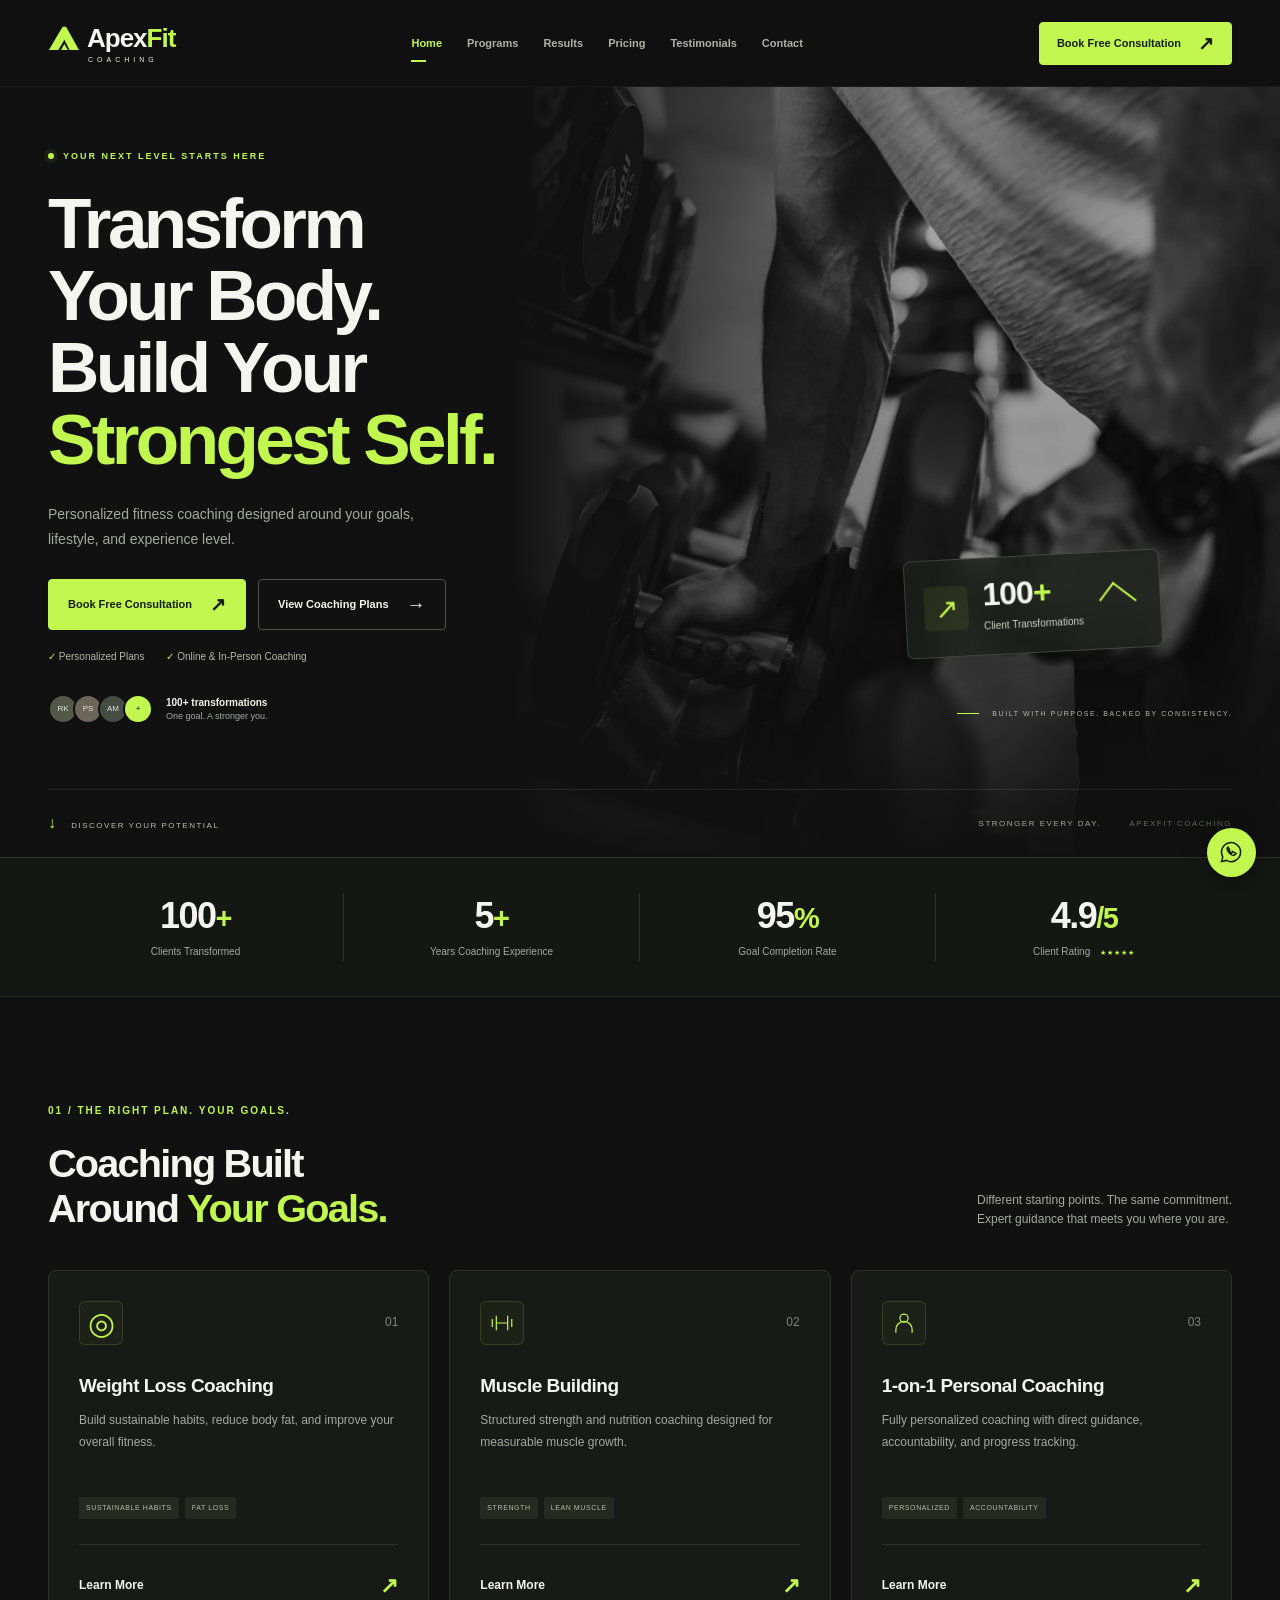
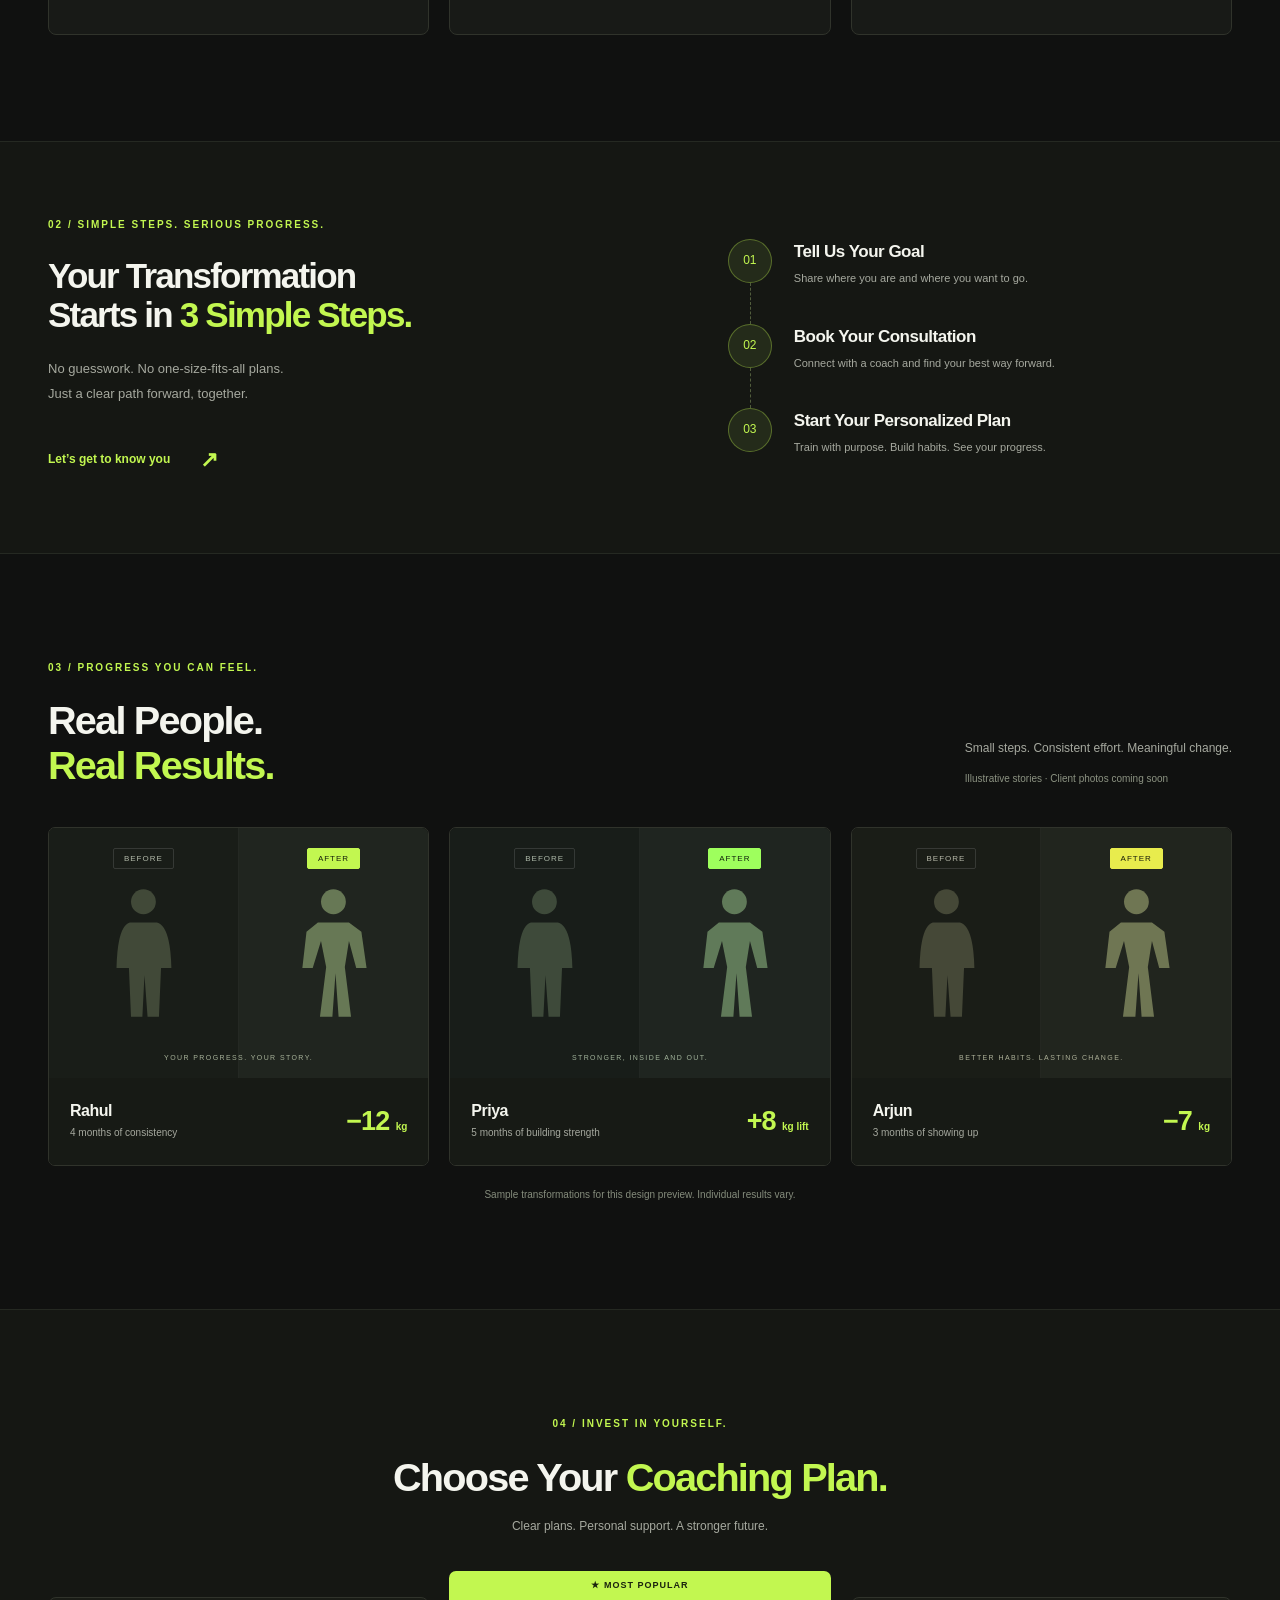
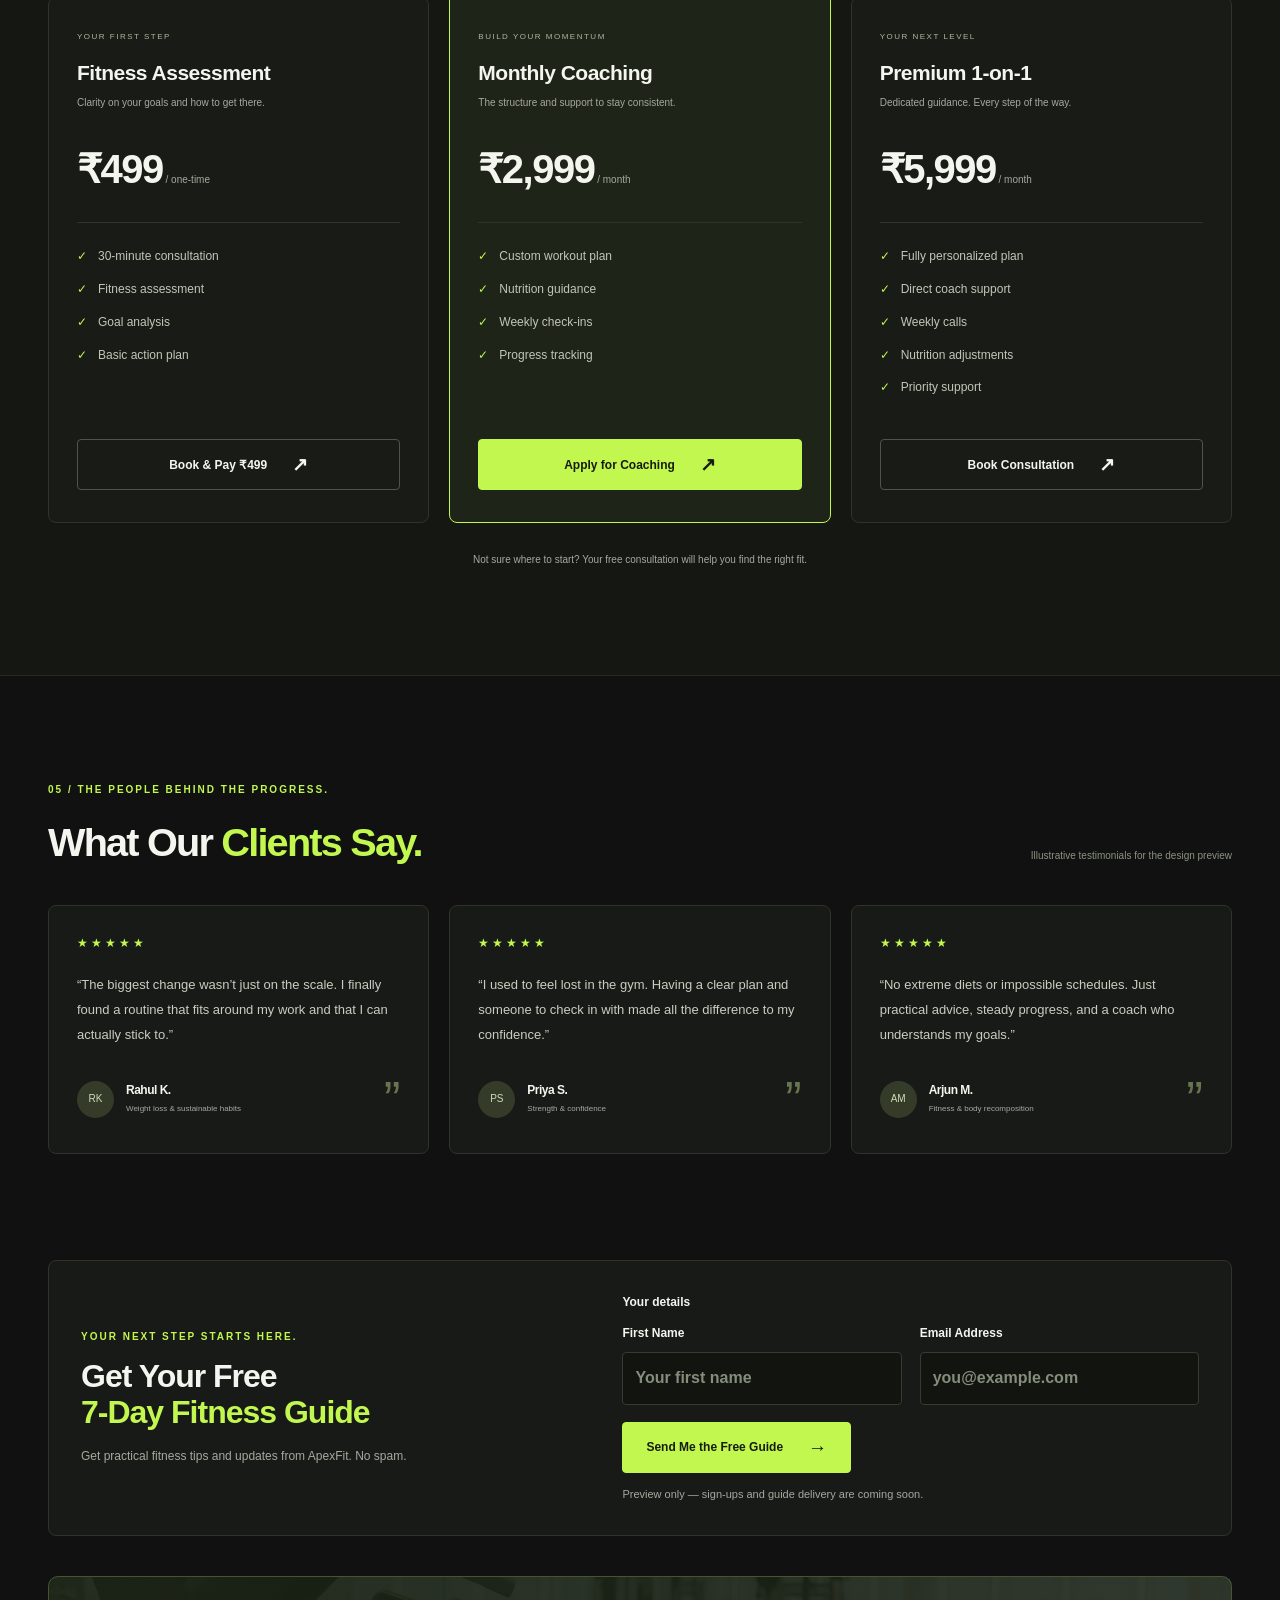
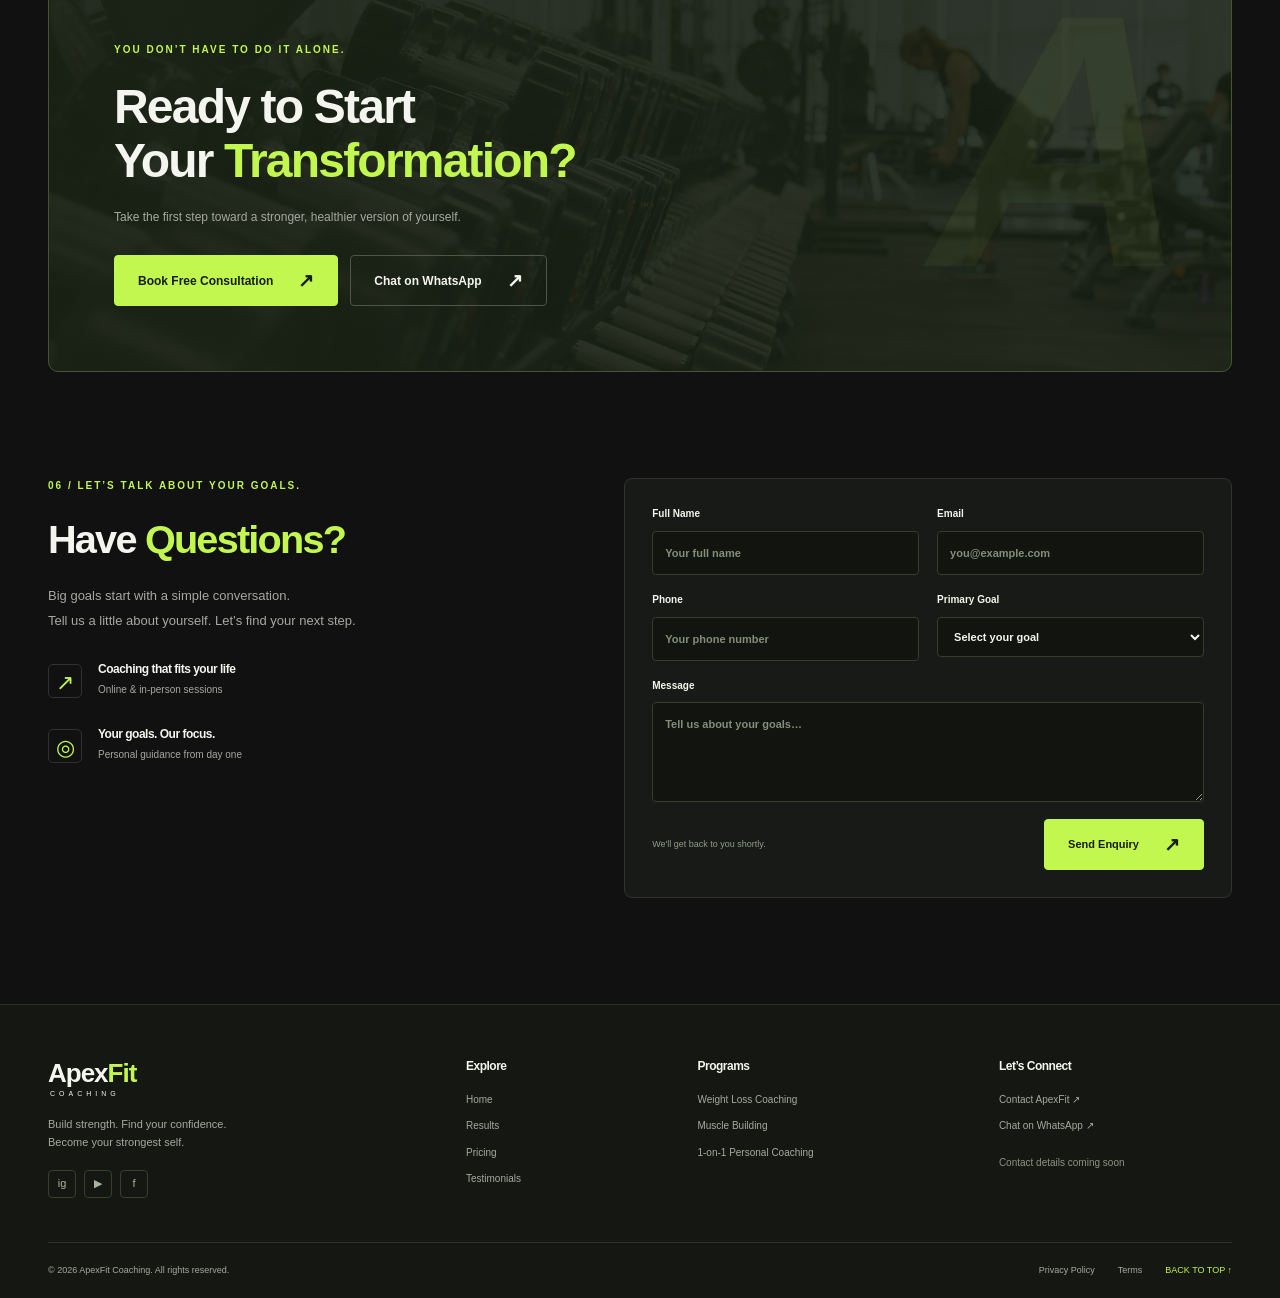
<file: index.html>
<!doctype html>
<html lang="en">
<head>
  <meta charset="UTF-8">
  <meta name="viewport" content="width=device-width, initial-scale=1.0">
  <meta name="theme-color" content="#101110">
  <meta name="description" content="ApexFit Coaching. Personalized fitness coaching built around your goals, lifestyle, and experience. Find your stronger self.">
  <title>ApexFit Coaching — Build Your Strongest Self</title>
  <link rel="icon" href="assets/favicon.svg" type="image/svg+xml">
  <link rel="stylesheet" href="styles.css">
  <script src="script.js" defer></script>
  <script async src="https://tally.so/widgets/embed.js"></script>
  <!-- FUTURE: Microsoft Clarity global analytics. No tracking enabled in Phase 1. -->
<script type="text/javascript">
    (function(c,l,a,r,i,t,y){
        c[a]=c[a]||function(){(c[a].q=c[a].q||[]).push(arguments)};
        t=l.createElement(r);t.async=1;t.src="https://www.clarity.ms/tag/"+i;
        y=l.getElementsByTagName(r)[0];y.parentNode.insertBefore(t,y);
    })(window, document, "clarity", "script", "ysucmft13k");
</script>
</head>
<body>
<a class="skip-link" href="#main">Skip to content</a>
<header class="header">
  <div class="container nav-wrap">
    <a class="logo" href="#home" aria-label="ApexFit home"><svg viewBox="0 0 36 32" aria-hidden="true"><path d="M1 29 17 2h4l15 27H25L19 17l-7 12Z" fill="currentColor"/><path d="m15 29 4-7 4 7Z" fill="currentColor"/></svg>Apex<span>Fit</span><small>COACHING</small></a>
    <button class="menu-toggle" aria-expanded="false" aria-controls="navigation" aria-label="Open navigation"><span></span><span></span></button>
    <nav id="navigation" aria-label="Main navigation"><a class="active" href="#home">Home</a><a href="#programs">Programs</a><a href="#results">Results</a><a href="#pricing">Pricing</a><a href="#testimonials">Testimonials</a><a href="#contact">Contact</a></nav>
    <!-- Cal.com navbar booking popup -->
    <button class="button button-small nav-cta" data-cal-link="sahil-4kkyif/free-fitness-consultation" data-cal-namespace="free-fitness-consultation" data-cal-config='{"layout":"month_view","useSlotsViewOnSmallScreen":"true","theme":"auto"}'>Book Free Consultation <span>↗</span></button>
  </div>
</header>
<main id="main">
  <section class="hero" id="home">
    <div class="hero-image"><img src="assets/athlete.webp" alt="Athlete strength training with dumbbells in a gym" fetchpriority="high" width="1400" height="933"></div>
    <div class="container hero-inner">
      <div class="hero-copy">
        <p class="eyebrow"><span class="live-dot"></span> YOUR NEXT LEVEL STARTS HERE</p>
        <h1>Transform<br>Your Body.<br>Build Your<br><em>Strongest Self.</em></h1>
        <p class="hero-description">Personalized fitness coaching designed around your goals, lifestyle, and experience level.</p>
        <div class="actions"><!-- Cal.com hero booking popup --><button class="button" data-cal-link="sahil-4kkyif/free-fitness-consultation" data-cal-namespace="free-fitness-consultation" data-cal-config='{"layout":"month_view","useSlotsViewOnSmallScreen":"true","theme":"auto"}'>Book Free Consultation <span>↗</span></button><a class="button button-outline" href="#pricing">View Coaching Plans <span>→</span></a></div>
        <div class="trust"><span>✓ Personalized Plans</span><span>✓ Online &amp; In-Person Coaching</span></div>
        <div class="hero-proof"><div class="avatar-stack" aria-hidden="true"><span>RK</span><span>PS</span><span>AM</span><span>+</span></div><div><strong>100+ transformations</strong><small>One goal. A stronger you.</small></div></div>
      </div>
      <div class="hero-note"><span class="mini-icon">↗</span><div><strong>100<span>+</span></strong><p>Client Transformations</p></div><span class="note-line"></span></div>
      <div class="image-caption"><span></span> BUILT WITH PURPOSE. BACKED BY CONSISTENCY.</div>
    </div>
    <div class="hero-bottom container"><a href="#programs"><span>↓</span> DISCOVER YOUR POTENTIAL</a><p>STRONGER EVERY DAY. <span>APEXFIT COACHING</span></p></div>
  </section>
  <section class="stats" aria-label="Coaching at a glance"><div class="container stats-grid"><div><strong>100<span>+</span></strong><p>Clients Transformed</p></div><div><strong>5<span>+</span></strong><p>Years Coaching Experience</p></div><div><strong>95<span>%</span></strong><p>Goal Completion Rate</p></div><div><strong>4.9<span>/5</span></strong><p>Client Rating <span class="stars" aria-label="five stars">★★★★★</span></p></div></div></section>
  <section class="section container" id="programs">
    <div class="section-heading"><div><p class="eyebrow">01 / THE RIGHT PLAN. YOUR GOALS.</p><h2>Coaching Built<br>Around <span>Your Goals.</span></h2></div><p>Different starting points. The same commitment.<br>Expert guidance that meets you where you are.</p></div>
    <div class="program-grid">
      <article class="program-card"><div class="card-top"><span class="service-icon">◎</span><span class="card-number">01</span></div><h3>Weight Loss Coaching</h3><p>Build sustainable habits, reduce body fat, and improve your overall fitness.</p><div class="tags"><span>SUSTAINABLE HABITS</span><span>FAT LOSS</span></div><a href="#pricing" class="text-link">Learn More <span>↗</span></a></article>
      <article class="program-card"><div class="card-top"><span class="service-icon"><svg viewBox="0 0 32 32" aria-hidden="true"><path d="M4 11v10m5-14v18m14-18v18m5-14v10M9 16h14"/></svg></span><span class="card-number">02</span></div><h3>Muscle Building</h3><p>Structured strength and nutrition coaching designed for measurable muscle growth.</p><div class="tags"><span>STRENGTH</span><span>LEAN MUSCLE</span></div><a href="#pricing" class="text-link">Learn More <span>↗</span></a></article>
      <article class="program-card"><div class="card-top"><span class="service-icon"><svg viewBox="0 0 32 32" aria-hidden="true"><circle cx="16" cy="10" r="5"/><path d="M6 28v-4a10 10 0 0 1 20 0v4"/></svg></span><span class="card-number">03</span></div><h3>1-on-1 Personal Coaching</h3><p>Fully personalized coaching with direct guidance, accountability, and progress tracking.</p><div class="tags"><span>PERSONALIZED</span><span>ACCOUNTABILITY</span></div><a href="#pricing" class="text-link">Learn More <span>↗</span></a></article>
    </div>
  </section>
  <section class="process-section"><div class="container process-layout"><div><p class="eyebrow">02 / SIMPLE STEPS. SERIOUS PROGRESS.</p><h2>Your Transformation<br>Starts in <span>3 Simple Steps.</span></h2><p class="muted">No guesswork. No one-size-fits-all plans.<br>Just a clear path forward, together.</p><a href="#contact" class="text-link inline-link">Let’s get to know you <span>↗</span></a></div><ol class="steps"><li><span>01</span><div><h3>Tell Us Your Goal</h3><p>Share where you are and where you want to go.</p></div></li><li><span>02</span><div><h3>Book Your Consultation</h3><p>Connect with a coach and find your best way forward.</p></div></li><li><span>03</span><div><h3>Start Your Personalized Plan</h3><p>Train with purpose. Build habits. See your progress.</p></div></li></ol></div></section>
  <section class="section container" id="results"><div class="section-heading"><div><p class="eyebrow">03 / PROGRESS YOU CAN FEEL.</p><h2>Real People.<br><span>Real Results.</span></h2></div><div><p>Small steps. Consistent effort. Meaningful change.</p><p class="sample-note">Illustrative stories · Client photos coming soon</p></div></div><div class="results-grid">
    <article class="result-card"><div class="transformation"><div><span>BEFORE</span><svg viewBox="0 0 80 140" aria-hidden="true"><circle cx="40" cy="20" r="12"/><path d="M27 40Q15 43 14 84h12l2 47h11l2-40 3 40h11l2-47h10Q66 43 53 40Z"/></svg></div><div><span>AFTER</span><svg viewBox="0 0 80 140" aria-hidden="true"><circle cx="40" cy="20" r="12"/><path d="M25 40 14 49l-4 35h10l8-26 5 25-6 48h12l3-42 3 42h12l-6-48 4-25 7 26h10l-5-35-12-9Z"/></svg></div><p>YOUR PROGRESS. YOUR STORY.</p></div><div class="result-caption"><div><h3>Rahul</h3><p>4 months of consistency</p></div><strong>−12 <small>kg</small></strong></div></article>
    <article class="result-card"><div class="transformation variant-two"><div><span>BEFORE</span><svg viewBox="0 0 80 140" aria-hidden="true"><circle cx="40" cy="20" r="12"/><path d="M27 40Q15 43 14 84h12l2 47h11l2-40 3 40h11l2-47h10Q66 43 53 40Z"/></svg></div><div><span>AFTER</span><svg viewBox="0 0 80 140" aria-hidden="true"><circle cx="40" cy="20" r="12"/><path d="M25 40 14 49l-4 35h10l8-26 5 25-6 48h12l3-42 3 42h12l-6-48 4-25 7 26h10l-5-35-12-9Z"/></svg></div><p>STRONGER, INSIDE AND OUT.</p></div><div class="result-caption"><div><h3>Priya</h3><p>5 months of building strength</p></div><strong>+8 <small>kg lift</small></strong></div></article>
    <article class="result-card"><div class="transformation variant-three"><div><span>BEFORE</span><svg viewBox="0 0 80 140" aria-hidden="true"><circle cx="40" cy="20" r="12"/><path d="M27 40Q15 43 14 84h12l2 47h11l2-40 3 40h11l2-47h10Q66 43 53 40Z"/></svg></div><div><span>AFTER</span><svg viewBox="0 0 80 140" aria-hidden="true"><circle cx="40" cy="20" r="12"/><path d="M25 40 14 49l-4 35h10l8-26 5 25-6 48h12l3-42 3 42h12l-6-48 4-25 7 26h10l-5-35-12-9Z"/></svg></div><p>BETTER HABITS. LASTING CHANGE.</p></div><div class="result-caption"><div><h3>Arjun</h3><p>3 months of showing up</p></div><strong>−7 <small>kg</small></strong></div></article>
  </div><p class="results-disclaimer">Sample transformations for this design preview. Individual results vary.</p></section>
  <section class="pricing-section section" id="pricing"><div class="container"><div class="center-heading"><p class="eyebrow">04 / INVEST IN YOURSELF.</p><h2>Choose Your <span>Coaching Plan.</span></h2><p>Clear plans. Personal support. A stronger future.</p></div><div class="pricing-grid">
    <article class="price-card"><p class="plan-kicker">YOUR FIRST STEP</p><h3>Fitness Assessment</h3><p class="plan-description">Clarity on your goals and how to get there.</p><p class="price">₹499<span> / one-time</span></p><ul><li>30-minute consultation</li><li>Fitness assessment</li><li>Goal analysis</li><li>Basic action plan</li></ul><!-- Razorpay ₹499 assessment payment link --><a href="https://rzp.io/rzp/HJ7RFAsq" target="_blank" rel="noopener noreferrer" class="button button-outline">Book &amp; Pay ₹499 <span>↗</span></a></article>
    <article class="price-card featured"><div class="popular">★ MOST POPULAR</div><p class="plan-kicker">BUILD YOUR MOMENTUM</p><h3>Monthly Coaching</h3><p class="plan-description">The structure and support to stay consistent.</p><p class="price">₹2,999<span> / month</span></p><ul><li>Custom workout plan</li><li>Nutrition guidance</li><li>Weekly check-ins</li><li>Progress tracking</li></ul><!-- Tally coaching application popup --><button class="button" data-tally-open="b50qGZ" data-tally-layout="modal" data-tally-width="401" data-tally-hide-title="1" data-tally-emoji-text="👋" data-tally-emoji-animation="wave" data-tally-auto-close="2000" data-tally-form-events-forwarding="1">Apply for Coaching <span>↗</span></button></article>
    <article class="price-card"><p class="plan-kicker">YOUR NEXT LEVEL</p><h3>Premium 1-on-1</h3><p class="plan-description">Dedicated guidance. Every step of the way.</p><p class="price">₹5,999<span> / month</span></p><ul><li>Fully personalized plan</li><li>Direct coach support</li><li>Weekly calls</li><li>Nutrition adjustments</li><li>Priority support</li></ul><!-- Cal.com premium consultation popup --><button class="button button-outline" data-cal-link="sahil-4kkyif/free-fitness-consultation" data-cal-namespace="free-fitness-consultation" data-cal-config='{"layout":"month_view","useSlotsViewOnSmallScreen":"true","theme":"auto"}'>Book Consultation <span>↗</span></button></article>
  </div><p class="pricing-footnote">Not sure where to start? Your free consultation will help you find the right fit.</p></div></section>
  <section class="section container" id="testimonials"><div class="section-heading"><div><p class="eyebrow">05 / THE PEOPLE BEHIND THE PROGRESS.</p><h2>What Our <span>Clients Say.</span></h2></div><p class="sample-note">Illustrative testimonials for the design preview</p></div><div class="testimonials-grid">
    <article class="testimonial"><div class="stars" aria-label="5 out of 5 stars">★★★★★</div><blockquote>“The biggest change wasn’t just on the scale. I finally found a routine that fits around my work and that I can actually stick to.”</blockquote><div class="client"><span class="client-avatar">RK</span><div><h3>Rahul K.</h3><p>Weight loss &amp; sustainable habits</p></div><span class="quote-mark">”</span></div></article>
    <article class="testimonial"><div class="stars" aria-label="5 out of 5 stars">★★★★★</div><blockquote>“I used to feel lost in the gym. Having a clear plan and someone to check in with made all the difference to my confidence.”</blockquote><div class="client"><span class="client-avatar">PS</span><div><h3>Priya S.</h3><p>Strength &amp; confidence</p></div><span class="quote-mark">”</span></div></article>
    <article class="testimonial"><div class="stars" aria-label="5 out of 5 stars">★★★★★</div><blockquote>“No extreme diets or impossible schedules. Just practical advice, steady progress, and a coach who understands my goals.”</blockquote><div class="client"><span class="client-avatar">AM</span><div><h3>Arjun M.</h3><p>Fitness &amp; body recomposition</p></div><span class="quote-mark">”</span></div></article>
  </div></section>
  <section class="newsletter container" id="newsletter" aria-labelledby="newsletter-title">
    <div class="newsletter-copy">
      <p class="eyebrow">YOUR NEXT STEP STARTS HERE.</p>
      <h2 id="newsletter-title">Get Your Free<br><span>7-Day Fitness Guide</span></h2>
      <p id="newsletter-description">Get practical fitness tips and updates from ApexFit. No spam.</p>
    </div>
    <!-- Practice form only: no email service or backend is connected. -->
    <form id="newsletter-form" aria-labelledby="newsletter-title" aria-describedby="newsletter-description newsletter-note">
      <fieldset class="newsletter-fields" disabled>
        <legend class="newsletter-legend">Your details</legend>
        <div class="form-row">
          <label for="newsletter-first-name">First Name
            <input id="newsletter-first-name" name="first_name" type="text" autocomplete="given-name" placeholder="Your first name" required>
          </label>
          <label for="newsletter-email">Email Address
            <input id="newsletter-email" name="email" type="email" autocomplete="email" placeholder="you@example.com" required>
          </label>
        </div>
        <button class="button" type="submit">Send Me the Free Guide <span aria-hidden="true">→</span></button>
      </fieldset>
      <p id="newsletter-note" class="newsletter-note">Preview only — sign-ups and guide delivery are coming soon.</p>
      <p id="newsletter-status" class="newsletter-status" role="status" aria-atomic="true"></p>
      <noscript><p class="newsletter-note">Enable JavaScript to try this preview form.</p></noscript>
    </form>
  </section>
  <section class="final-cta container"><div><p class="eyebrow">YOU DON’T HAVE TO DO IT ALONE.</p><h2>Ready to Start<br>Your <span>Transformation?</span></h2><p>Take the first step toward a stronger, healthier version of yourself.</p><div class="actions"><!-- Cal.com booking popup; FUTURE: WhatsApp integration --><button class="button" data-cal-link="sahil-4kkyif/free-fitness-consultation" data-cal-namespace="free-fitness-consultation" data-cal-config='{"layout":"month_view","useSlotsViewOnSmallScreen":"true","theme":"auto"}'>Book Free Consultation <span>↗</span></button><a class="button button-outline" href="https://wa.me/918699613773?text=Hi%2C%20I%27m%20interested%20in%20ApexFit%20Coaching.%20I%27d%20like%20to%20know%20more%20about%20the%20plans" target="_blank" rel="noopener noreferrer">Chat on WhatsApp <span>↗</span></a></div></div><span class="cta-watermark" aria-hidden="true">A</span></section>
  <section class="section container contact-layout" id="contact"><div><p class="eyebrow">06 / LET’S TALK ABOUT YOUR GOALS.</p><h2>Have <span>Questions?</span></h2><p class="muted">Big goals start with a simple conversation.<br>Tell us a little about yourself. Let’s find your next step.</p><div class="contact-detail"><span>↗</span><div><h3>Coaching that fits your life</h3><p>Online &amp; in-person sessions</p></div></div><div class="contact-detail"><span>◎</span><div><h3>Your goals. Our focus.</h3><p>Personal guidance from day one</p></div></div></div>
    <!-- Enquiry form submits directly to Formspree. -->
    <form id="enquiry-form" class="contact-form" action="https://formspree.io/f/mqpekkev" method="POST"><div class="form-row"><label>Full Name<input type="text" name="name" placeholder="Your full name" autocomplete="name" required></label><label>Email<input type="email" name="email" placeholder="you@example.com" autocomplete="email" required></label></div><div class="form-row"><label>Phone<input type="tel" name="phone" placeholder="Your phone number" autocomplete="tel"></label><label>Primary Goal<select name="goal" required><option value="" disabled selected>Select your goal</option><option value="0">Lose body fat</option><option value="1">Build muscle</option><option value="2">Improve overall fitness</option><option value="3">1-on-1 personal coaching</option><option value="4">Explore my options</option></select></label></div><label>Message<textarea name="message" rows="4" placeholder="Tell us about your goals…" required></textarea></label><div class="form-bottom"><span>We'll get back to you shortly.</span><button class="button" type="submit">Send Enquiry <span>↗</span></button></div></form>
  </section>
</main>
<footer><div class="container footer-grid"><div><a class="logo" href="#home">Apex<span>Fit</span><small>COACHING</small></a><p>Build strength. Find your confidence.<br>Become your strongest self.</p><div class="social-links"><button aria-label="Instagram coming soon" data-integration="social">ig</button><button aria-label="YouTube coming soon" data-integration="social">▶</button><button aria-label="Facebook coming soon" data-integration="social">f</button></div></div><div><h3>Explore</h3><a href="#home">Home</a><a href="#results">Results</a><a href="#pricing">Pricing</a><a href="#testimonials">Testimonials</a></div><div><h3>Programs</h3><a href="#programs">Weight Loss Coaching</a><a href="#programs">Muscle Building</a><a href="#programs">1-on-1 Personal Coaching</a></div><div><h3>Let’s Connect</h3><a href="#contact">Contact ApexFit <span>↗</span></a><a class="footer-link" href="https://wa.me/918699613773?text=Hi%2C%20I%27m%20interested%20in%20ApexFit%20Coaching.%20I%27d%20like%20to%20know%20more%20about%20the%20plans" target="_blank" rel="noopener noreferrer">Chat on WhatsApp ↗</a><p class="sample-note">Contact details coming soon</p></div></div><div class="container footer-bottom"><p>© <span id="year">2026</span> ApexFit Coaching. All rights reserved.</p><div><button data-legal="privacy">Privacy Policy</button><button data-legal="terms">Terms</button><a href="#home">BACK TO TOP ↑</a></div></div></footer>
<!-- FUTURE: WhatsApp link integration. Visual-only button for Phase 1. -->
<a class="whatsapp-float" href="https://wa.me/918699613773?text=Hi%2C%20I%27m%20interested%20in%20ApexFit%20Coaching.%20I%27d%20like%20to%20know%20more%20about%20the%20plans" target="_blank" rel="noopener noreferrer" aria-label="Chat on WhatsApp"><svg viewBox="0 0 32 32" aria-hidden="true"><path d="M26 15.5a10.5 10.5 0 0 1-15.6 9.2L5 26l1.4-5.2A10.5 10.5 0 1 1 26 15.5Z"/><path d="M12 10c-3 2 3 10 7 9l2-2-4-2-1 2-3-3 1-1Z"/></svg></a>
<dialog id="notice-dialog" aria-labelledby="notice-title"><button class="dialog-close" aria-label="Close dialog">×</button><p class="eyebrow">APEXFIT COACHING</p><h2 id="notice-title">Coming soon</h2><p id="notice-message"></p><button class="button dialog-done">Got it <span>→</span></button></dialog>
<!-- Cal element-click embed code begins -->
<script type="text/javascript">
(function (C, A, L) {
  let p = function (a, ar) { a.q.push(ar); };
  let d = C.document;

  C.Cal = C.Cal || function () {
    let cal = C.Cal;
    let ar = arguments;

    if (!cal.loaded) {
      cal.ns = {};
      cal.q = cal.q || [];
      d.head.appendChild(d.createElement("script")).src = A;
      cal.loaded = true;
    }

    if (ar[0] === L) {
      const api = function () { p(api, arguments); };
      const namespace = ar[1];

      api.q = api.q || [];

      if (typeof namespace === "string") {
        cal.ns[namespace] = cal.ns[namespace] || api;
        p(cal.ns[namespace], ar);
        p(cal, ["initNamespace", namespace]);
      } else {
        p(cal, ar);
      }

      return;
    }

    p(cal, ar);
  };
})(window, "https://app.cal.com/embed/embed.js", "init");

Cal("init", "free-fitness-consultation", {
  origin: "https://app.cal.com"
});

Cal.config = Cal.config || {};
Cal.config.forwardQueryParams = true;

Cal.ns["free-fitness-consultation"]("ui", {
  hideEventTypeDetails: false,
  layout: "month_view"
});
</script>
<!-- Cal element-click embed code ends -->
</body>
</html>
</file>
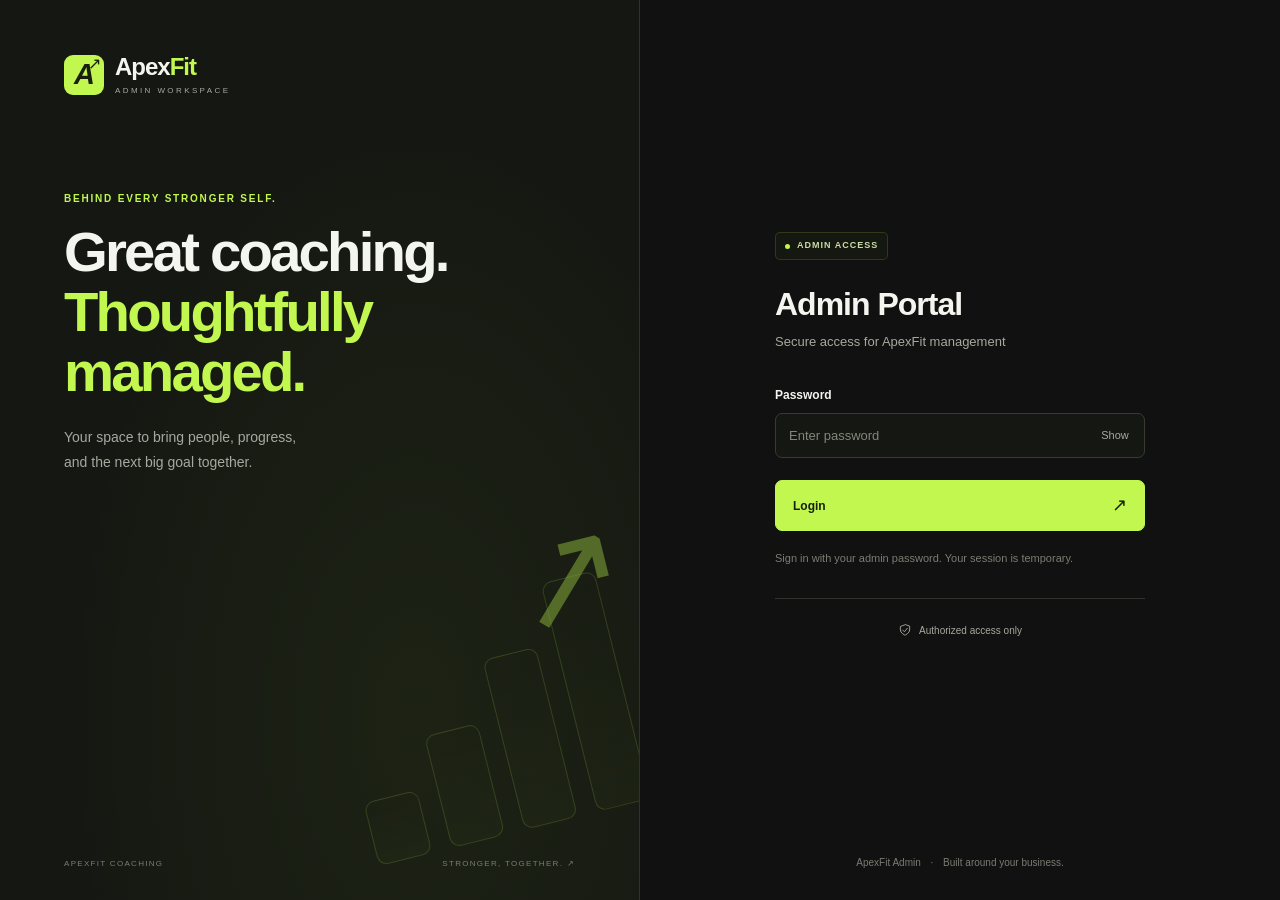
<file: admin/index.html>
<!DOCTYPE html>
<html lang="en">
<head>
  <meta charset="UTF-8">
  <meta name="viewport" content="width=device-width, initial-scale=1">
  <meta name="robots" content="noindex, nofollow">
  <meta name="color-scheme" content="dark">
  <title>Admin Portal · ApexFit</title>
  <link rel="stylesheet" href="admin.css">
  <script src="admin.js" defer></script>
</head>
<body class="login-page">
  <main class="login-layout">
    <section class="login-story" aria-label="ApexFit Admin">
      <a class="brand" href="index.html" aria-label="ApexFit Admin home"><span class="brand-mark" aria-hidden="true">A<span>↗</span></span><span>Apex<span class="accent">Fit</span><small>ADMIN WORKSPACE</small></span></a>
      <div class="story-copy"><p class="eyebrow">BEHIND EVERY STRONGER SELF.</p><h1>Great coaching.<br><span class="accent">Thoughtfully<br>managed.</span></h1><p>Your space to bring people, progress,<br>and the next big goal together.</p></div>
      <div class="brand-art" aria-hidden="true"><span></span><span></span><span></span><span></span><i>↗</i></div>
      <div class="story-footer"><span>APEXFIT COACHING</span><span>STRONGER, TOGETHER. ↗</span></div>
    </section>
    <section class="login-panel" aria-labelledby="login-title">
      <div class="login-card">
        <span class="preview-tag"><span class="status-dot"></span> ADMIN ACCESS</span>
        <h2 id="login-title">Admin Portal</h2>
        <p class="login-subtitle">Secure access for ApexFit management</p>
        <!-- Password verification happens only on the Worker. Never persist passwords. -->
        <form id="login-form" autocomplete="off">
          <label for="login-password">Password</label>
          <div class="password-field"><input id="login-password" type="password" placeholder="Enter password" autocomplete="off" required><button id="password-toggle" type="button" aria-controls="login-password" aria-pressed="false" aria-label="Show password">Show</button></div>
          <button class="primary-button login-submit" type="submit" style="margin-top:22px">Login <span aria-hidden="true">↗</span></button>
        </form>
        <p class="preview-explanation" id="login-feedback" role="status" aria-live="polite">Sign in with your admin password. Your session is temporary.</p>
        <div class="authorized"><svg viewBox="0 0 24 24" aria-hidden="true"><path d="M12 3 4 6v6c0 5 8 9 8 9s8-4 8-9V6Z"/><path d="m8 12 3 3 5-6"/></svg> Authorized access only</div>
      </div>
      <p class="login-footer">ApexFit Admin <span>·</span> Built around your business.</p>
    </section>
  </main>
  <noscript><p class="noscript">Enable JavaScript to sign in securely.</p></noscript>
</body>
</html>
</file>
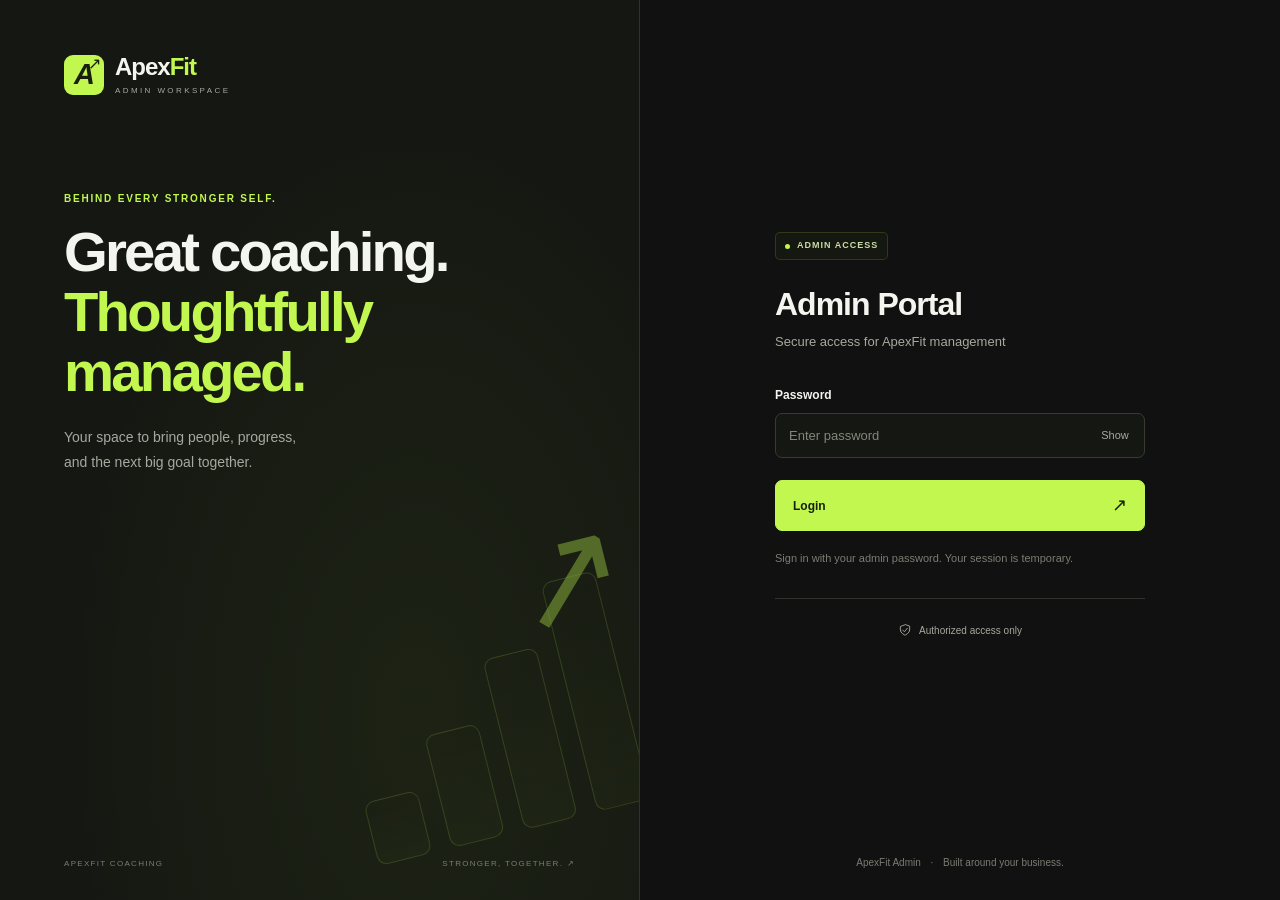
<file: admin/dashboard.html>
<!DOCTYPE html>
<html lang="en">
<head>
  <meta charset="UTF-8">
  <meta name="viewport" content="width=device-width, initial-scale=1">
  <meta name="robots" content="noindex, nofollow">
  <meta name="color-scheme" content="dark">
  <title>Dashboard · ApexFit Admin</title>
  <link rel="stylesheet" href="admin.css">
  <script src="admin.js" defer></script>
</head>
<body class="dashboard-page">
  <a class="skip-link" href="#main-content">Skip to content</a>
  <button class="drawer-backdrop" tabindex="-1" aria-label="Close navigation" hidden></button>
  <aside class="sidebar" id="sidebar" aria-label="Admin navigation">
    <div class="sidebar-brand"><a class="brand" href="dashboard.html"><span class="brand-mark" aria-hidden="true">A<span>↗</span></span><span>Apex<span class="accent">Fit</span><small>ADMIN WORKSPACE</small></span></a><button class="icon-button drawer-close" aria-label="Close navigation" type="button">×</button></div>
    <div class="workspace-label"><span class="workspace-icon">AF</span><span>ApexFit Coaching<small>Admin workspace</small></span><span class="workspace-dot" aria-hidden="true"></span></div>
    <p class="nav-label">WORKSPACE</p>
    <nav class="main-nav" aria-label="Workspace">
      <button type="button" data-section="dashboard" aria-current="page"><svg viewBox="0 0 24 24" aria-hidden="true"><rect x="3" y="3" width="7" height="7" rx="1.5"/><rect x="14" y="3" width="7" height="7" rx="1.5"/><rect x="3" y="14" width="7" height="7" rx="1.5"/><rect x="14" y="14" width="7" height="7" rx="1.5"/></svg>Dashboard</button>
      <button type="button" data-section="leads"><svg viewBox="0 0 24 24" aria-hidden="true"><circle cx="9" cy="8" r="3"/><path d="M3 21v-3a6 6 0 0 1 12 0v3M16 5a3 3 0 0 1 0 6m2 4a5 5 0 0 1 3 5"/></svg>Leads</button>
      <button type="button" data-section="bookings"><svg viewBox="0 0 24 24" aria-hidden="true"><rect x="3" y="5" width="18" height="16" rx="2"/><path d="M7 3v4m10-4v4M3 11h18m-13 5h3"/></svg>Bookings</button>
      <button type="button" data-section="payments"><svg viewBox="0 0 24 24" aria-hidden="true"><rect x="3" y="5" width="18" height="14" rx="2"/><path d="M3 10h18M7 15h4"/></svg>Payments</button>
      <button type="button" data-section="enquiries"><svg viewBox="0 0 24 24" aria-hidden="true"><path d="M21 15a3 3 0 0 1-3 3H8l-5 3V6a3 3 0 0 1 3-3h12a3 3 0 0 1 3 3Z"/><path d="M7 8h10M7 12h6"/></svg>Enquiries</button>
    </nav>
    <div class="sidebar-bottom"><div class="preview-note"><span class="status-dot"></span><strong>A space to explore</strong><p>Records from your connected tools.<br>Enquiries are not connected yet.</p></div><a class="logout-link" href="index.html"><svg viewBox="0 0 24 24" aria-hidden="true"><path d="M9 4H4v16h5m5-13 5 5-5 5m-5-5h10"/></svg>Logout <span aria-hidden="true">↗</span></a><div class="admin-profile"><span class="avatar">AF</span><span>ApexFit Admin<small>Admin workspace</small></span></div></div>
  </aside>
  <div class="app-shell">
    <header class="topbar"><div class="breadcrumb"><button class="icon-button menu-toggle" type="button" aria-label="Open navigation" aria-expanded="false" aria-controls="sidebar"><svg viewBox="0 0 24 24" aria-hidden="true"><path d="M4 6h16M4 12h16M4 18h16"/></svg></button><span>Workspace</span><span class="breadcrumb-slash">/</span><strong id="breadcrumb-title">Dashboard</strong></div><div class="topbar-right"><span class="preview-tag"><span class="status-dot"></span> ADMIN WORKSPACE</span><span class="topbar-avatar" aria-label="ApexFit Admin">AF</span></div></header>
    <main id="main-content" tabindex="-1">
      <div class="preview-banner"><span><span class="status-dot"></span> ApexFit management workspace.</span><span id="data-status" role="status" aria-live="polite">Loading records securely…</span></div>
      <section id="section-dashboard" class="content-section" aria-labelledby="dashboard-title">
        <div class="page-heading"><div><p class="eyebrow">YOUR BUSINESS AT A GLANCE</p><h1 id="dashboard-title">Small steps. <span>Strong momentum.</span></h1><p>Here’s what’s happening across your coaching business.</p></div><div class="management-links"><button class="secondary-button" type="button" data-section="leads">Explore leads <span aria-hidden="true">↗</span></button><a class="management-link" href="https://clarity.microsoft.com/projects/view/ysucmft13k/dashboard?date=Last+3+days" target="_blank" rel="noopener noreferrer">Open Microsoft Clarity <span aria-hidden="true">↗</span></a></div></div>
        <!-- Totals are calculated from Worker records. Enquiries stay unconnected. -->
        <div class="metric-grid">
          <article class="metric-card"><div class="metric-label">Total Leads <span class="metric-icon" aria-hidden="true">↗</span></div><strong>0<span>leads</span></strong><div class="metric-footer"><span class="metric-trend">No data yet</span><span class="sparkline" aria-hidden="true"></span></div></article>
          <article class="metric-card"><div class="metric-label">Total Bookings <span class="metric-icon" aria-hidden="true">▦</span></div><strong>0<span>bookings</span></strong><div class="metric-footer"><span>Space for new beginnings</span><span class="mini-dot" aria-hidden="true"></span></div></article>
          <article class="metric-card revenue-card"><div class="metric-label">Total Revenue <span class="metric-icon" aria-hidden="true">₹</span></div><strong>₹0</strong><div class="metric-footer"><span class="metric-trend">No data yet</span><span class="sparkline" aria-hidden="true"></span></div></article>
          <article class="metric-card"><div class="metric-label">New Enquiries <span class="metric-icon" aria-hidden="true">☷</span></div><strong>0<span>enquiries</span></strong><div class="metric-footer"><span>Good conversations start here</span><span class="mini-dot" aria-hidden="true"></span></div></article>
        </div>
        <div class="overview-grid">
          <article class="panel activity-panel"><div class="panel-heading"><div><h2>Building momentum</h2><p>New leads this week</p></div><span class="subtle-label">NO DATA YET</span></div><div class="chart-summary"><strong>0</strong><span>new connections <b>No comparison data</b></span></div><div class="bar-chart" role="img" aria-label="No leads yet. All daily totals are temporarily zero."><div class="chart-y" aria-hidden="true"><span>6</span><span>4</span><span>2</span><span>0</span></div><div class="chart-bars" aria-hidden="true"><div><span style="--bar-height:0%"><b>0</b></span><small>Mon</small></div><div><span style="--bar-height:0%"><b>0</b></span><small>Tue</small></div><div><span style="--bar-height:0%"><b>0</b></span><small>Wed</small></div><div class="peak"><span style="--bar-height:0%"><b>0</b></span><small>Thu</small></div><div><span style="--bar-height:0%"><b>0</b></span><small>Fri</small></div><div><span style="--bar-height:0%"><b>0</b></span><small>Sat</small></div><div><span style="--bar-height:0%"><b>0</b></span><small>Sun</small></div></div></div><div class="chart-caption"><span><i></i> New leads</span><span>No data yet</span></div></article>
          <article class="panel"><div class="panel-heading"><div><h2>Next on the calendar</h2><p>A little preparation goes a long way.</p></div><span class="subtle-label">IST</span></div><div id="upcoming-list" class="upcoming-list"></div><button class="panel-link" type="button" data-section="bookings">View all bookings <span aria-hidden="true">↗</span></button></article>
        </div>
        <article class="panel recent-panel"><div class="panel-heading"><div><h2>Fresh faces. New goals.</h2><p>A first look at your latest leads.</p></div><button class="text-button" data-section="leads" type="button">View all leads <span aria-hidden="true">↗</span></button></div><div id="recent-leads"></div></article>
        <p class="workspace-footnote">Made for the people behind the progress. <span>APEXFIT ADMIN / ADMIN WORKSPACE</span></p>
      </section>
      <section id="section-leads" class="content-section" aria-labelledby="leads-title" hidden></section>
      <section id="section-bookings" class="content-section" aria-labelledby="bookings-title" hidden></section>
      <section id="section-payments" class="content-section" aria-labelledby="payments-title" hidden></section>
      <section id="section-enquiries" class="content-section" aria-labelledby="enquiries-title" hidden></section>
    </main>
  </div>
  <dialog id="detail-dialog" class="modal" aria-labelledby="detail-title"><div class="modal-heading"><div><p class="eyebrow">RECORD DETAILS</p><h2 id="detail-title">Record details</h2></div><button class="icon-button" type="button" data-close-dialog aria-label="Close details">×</button></div><div id="detail-content"></div><div class="modal-footer"><span>Read-only record details</span><button class="secondary-button" type="button" data-close-dialog>Done</button></div></dialog>
  <dialog id="reply-dialog" class="modal" aria-labelledby="reply-title"><div class="modal-heading"><div><p class="eyebrow">ENQUIRY / REPLY PREVIEW</p><h2 id="reply-title">Keep the conversation going.</h2></div><button class="icon-button" type="button" data-close-dialog aria-label="Close reply">×</button></div><p class="modal-intro">Try the reply layout. Nothing will be sent or saved.</p><form id="reply-form"><label for="reply-to">To</label><input id="reply-to" type="email" readonly><label for="reply-subject">Subject</label><input id="reply-subject" type="text" required maxlength="200"><label for="reply-message">Message</label><textarea id="reply-message" rows="6" placeholder="Write a sample reply…" required maxlength="5000"></textarea><p id="reply-feedback" class="reply-feedback" role="status"></p><div class="modal-footer"><button class="secondary-button" type="button" data-close-dialog>Cancel</button><button class="primary-button" type="submit">Send Reply <span aria-hidden="true">↗</span></button></div></form></dialog>
  <noscript><p class="noscript">Enable JavaScript to sign in and load dashboard records.</p></noscript>
</body>
</html>
</file>
<file: styles.css>
/* ApexFit design tokens and reusable primitives. No framework or external font dependency. */
:root{--bg:#101110;--surface:#181a17;--surface-raised:#1e211b;--lime:#c2f750;--text:#f4f5ee;--muted:#a6a99f;--line:#30332b;--radius:8px;--max:1240px;color-scheme:dark}*{box-sizing:border-box}html{scroll-behavior:smooth;scroll-padding-top:100px}body{margin:0;background:var(--bg);color:var(--text);font-family:Arial,Helvetica,sans-serif;font-size:15px;line-height:1.65}button,input,textarea,select{font:inherit}button,a,input,textarea,select{-webkit-tap-highlight-color:transparent}a{color:inherit;text-decoration:none}button{cursor:pointer}button:disabled{cursor:default}img,svg{display:block}button{color:inherit}h1,h2,h3,p{margin:0}h1,h2,h3{line-height:1.12}h2{font-size:clamp(30px,3.1vw,44px);letter-spacing:-1.8px;font-weight:750}h2 span{color:var(--lime)}h3{font-size:20px;letter-spacing:-.5px}p{color:var(--muted)}::selection{background:var(--lime);color:var(--bg)}:focus-visible{outline:2px solid var(--lime);outline-offset:5px}.container{width:min(var(--max),calc(100% - 96px));margin-inline:auto}.section{padding-block:106px}.eyebrow{font-size:10px;letter-spacing:2px;font-weight:700;color:var(--lime);margin-bottom:22px}.button{border:1px solid var(--lime);border-radius:4px;padding:15px 23px;display:inline-flex;align-items:center;justify-content:center;gap:25px;background:var(--lime);color:#171d0e;font-weight:700;font-size:12px;line-height:1.5;transition:background .2s,transform .2s,box-shadow .2s;white-space:nowrap}.button span{font-size:19px;line-height:1}.button:hover{background:#d1ff71;transform:translateY(-2px);box-shadow:0 5px 24px #c2f75015}.button-outline{color:var(--text);border-color:#505449;background:transparent}.button-outline:hover{background:#ffffff0b;border-color:var(--lime)}.button-small{padding:11px 17px;font-size:11px;gap:17px}.actions{display:flex;gap:12px;flex-wrap:wrap}.text-link{display:flex;justify-content:space-between;align-items:center;font-size:12px;font-weight:700;padding-top:23px;border-top:1px solid var(--line);transition:color .2s}.text-link span{font-size:22px;color:var(--lime)}.text-link:hover{color:var(--lime)}.skip-link{position:fixed;top:-80px;left:20px;background:var(--lime);color:#111;padding:10px;z-index:100}.skip-link:focus{top:10px}.header{position:sticky;top:0;z-index:30;border-bottom:1px solid #ffffff0b;background:#101110f5;backdrop-filter:blur(14px)}.nav-wrap{height:86px;display:flex;align-items:center;justify-content:space-between;gap:28px}.logo{display:inline-flex;align-items:center;font-size:26px;font-weight:800;letter-spacing:-1px;position:relative;padding-bottom:9px;line-height:1}.logo>span{color:var(--lime)}.logo svg{width:31px;margin-right:8px;color:var(--lime)}.logo small{position:absolute;bottom:-2px;left:40px;font-size:7px;font-weight:500;letter-spacing:4px}.footer-grid .logo small{left:2px}.nav-wrap nav{display:flex;gap:25px}.nav-wrap nav a{font-size:11px;font-weight:600;color:#b0b2a9;position:relative;padding-block:10px}.nav-wrap nav a:hover,.nav-wrap nav a.active{color:var(--lime)}.nav-wrap nav .active:after{content:'';position:absolute;bottom:0;left:0;width:15px;height:2px;background:var(--lime)}.menu-toggle{display:none}.hero{isolation:isolate;position:relative;overflow:hidden;border-bottom:1px solid var(--line)}.hero-image{position:absolute;inset:0 0 0 40%;z-index:-1}.hero-image img{width:100%;height:100%;object-fit:cover;object-position:58% center;filter:grayscale(100%) brightness(.64)}.hero-image:after{content:'';position:absolute;inset:0;background:linear-gradient(90deg,#101110 0%,#10111075 22%,transparent 55%),linear-gradient(0deg,#101110 0%,transparent 35%)}.hero-inner{position:relative;min-height:700px;padding-top:62px;padding-bottom:65px}.hero-copy{max-width:610px}.hero .eyebrow{display:flex;align-items:center;gap:9px;font-size:9px;margin-bottom:24px}.live-dot{width:6px;height:6px;background:var(--lime);border-radius:50%;box-shadow:0 0 0 4px #c2f75010}h1{font-size:clamp(54px,5.55vw,80px);font-weight:800;letter-spacing:-3.6px;line-height:1.015}h1 em{font-style:normal;color:var(--lime)}.hero-description{font-size:14px;line-height:1.8;max-width:385px;margin:26px 0}.hero .button{font-size:11px;padding:15px 19px;gap:18px}.trust{display:flex;gap:22px;margin-top:19px;color:#b5b8ac;font-size:10px}.trust span::first-letter{color:var(--lime)}.hero-proof{display:flex;align-items:center;gap:13px;margin-top:29px;font-size:10px;line-height:1.5}.hero-proof strong{font-weight:600}.hero-proof small{display:block;font-size:9px;color:var(--muted)}.avatar-stack{display:flex;padding-left:5px}.avatar-stack span{width:30px;height:30px;display:grid;place-items:center;border:2px solid var(--bg);border-radius:50%;background:#535848;margin-left:-5px;font-size:8px;color:#e4e9db}.avatar-stack span:nth-child(2){background:#6c6659}.avatar-stack span:nth-child(3){background:#454d43}.avatar-stack span:last-child{background:var(--lime);color:var(--bg)}.hero-note{position:absolute;right:6%;bottom:136px;display:flex;align-items:center;gap:15px;background:#1d211acd;backdrop-filter:blur(16px);border:1px solid #ffffff26;border-radius:7px;padding:20px 27px 20px 18px;transform:rotate(-3deg);box-shadow:0 16px 50px #0003}.mini-icon{display:grid;place-items:center;width:44px;height:44px;color:var(--lime);background:#c2f75012;font-size:28px;border-radius:5px}.hero-note strong{font-size:32px;line-height:1;letter-spacing:-1px}.hero-note strong span{color:var(--lime)}.hero-note p{font-size:10px;margin-top:5px;color:#ced1c6}.note-line{width:30px;height:23px;border-left:2px solid var(--lime);border-top:2px solid var(--lime);transform:rotate(40deg);margin-left:5px}.image-caption{position:absolute;right:0;bottom:70px;font-size:7px;letter-spacing:1.6px;color:#b5b9ac;display:flex;align-items:center;gap:13px}.image-caption span{width:22px;height:1px;background:var(--lime)}.hero-bottom{border-top:1px solid #ffffff16;display:flex;align-items:center;justify-content:space-between;padding-block:20px;font-size:8px;letter-spacing:1.5px}.hero-bottom a{color:#bac0ae}.hero-bottom a span{color:var(--lime);font-size:16px;margin-right:10px}.hero-bottom p{font-size:8px}.hero-bottom p span{margin-left:25px;color:#62685d}.stats{padding-block:35px;background:#151713;border-bottom:1px solid #252922}.stats-grid{display:grid;grid-template-columns:repeat(4,1fr)}.stats-grid>div{text-align:center;border-right:1px solid var(--line)}.stats-grid>div:last-child{border:0}.stats strong{font-size:36px;letter-spacing:-1.5px;line-height:1.3}.stats strong span{color:var(--lime);font-size:29px}.stats p{font-size:10px;margin-top:5px}.stars{color:var(--lime);letter-spacing:3px;font-size:12px}.stats .stars{font-size:7px;letter-spacing:1px;margin-left:7px}.section-heading{display:flex;justify-content:space-between;align-items:flex-end;gap:35px;margin-bottom:40px}.section-heading>p,.section-heading>div>p:not(.eyebrow){font-size:12px}.program-grid,.results-grid,.pricing-grid,.testimonials-grid{display:grid;grid-template-columns:repeat(3,1fr);gap:20px}.program-card{padding:30px;background:var(--surface);border:1px solid var(--line);border-radius:var(--radius);transition:transform .25s,border-color .25s}.program-card:hover{transform:translateY(-5px);border-color:#728846}.card-top{display:flex;justify-content:space-between;align-items:center;margin-bottom:30px}.service-icon{height:44px;width:44px;display:grid;place-items:center;color:var(--lime);border:1px solid #c2f75025;background:#c2f75008;border-radius:6px;font-size:31px;line-height:1}.service-icon svg{width:26px;height:26px;fill:none;stroke:currentColor;stroke-width:1.5}.card-number{color:#808575;font-size:12px}.program-card h3{font-size:19px;margin-bottom:14px}.program-card>p{font-size:12px;min-height:62px;line-height:1.8}.tags{display:flex;gap:6px;flex-wrap:wrap;margin:25px 0}.tags span{font-size:7px;letter-spacing:.6px;color:#b6bdab;background:#252920;padding:5px 7px;border-radius:2px}.process-section{padding:75px 0;background:#151713;border-block:1px solid #252922}.process-layout{display:grid;grid-template-columns:1.15fr 1fr;gap:100px;align-items:center}.process-layout h2{font-size:35px}.muted{font-size:13px;margin-top:23px;line-height:1.9}.inline-link{display:inline-flex;gap:30px;border:0;margin-top:12px;color:var(--lime)}.steps{padding:0;margin:0;list-style:none}.steps li{display:flex;gap:22px;position:relative;padding-bottom:36px}.steps li:last-child{padding:0}.steps li:not(:last-child):before{content:'';position:absolute;top:44px;left:22px;bottom:0;border-left:1px dashed #515d3c}.steps li>span{width:44px;height:44px;border:1px solid #c2f75055;background:#242b1a;display:grid;place-items:center;flex-shrink:0;border-radius:50%;color:var(--lime);font-size:12px}.steps h3{font-size:17px;margin:3px 0 8px}.steps p{font-size:11px}.sample-note{font-size:10px!important;color:#8c9382;margin-top:12px}.result-card{border:1px solid var(--line);border-radius:7px;overflow:hidden}.transformation{height:250px;position:relative;display:grid;grid-template-columns:1fr 1fr;background:#20251f}.transformation>div{display:flex;flex-direction:column;align-items:center;padding-top:20px}.transformation>div:first-child{background:#191d18;border-right:1px solid #ffffff0c}.transformation>div>span{font-size:8px;letter-spacing:1px;padding:3px 10px;border:1px solid #ffffff20;border-radius:2px;color:#b2b9a9}.transformation>div:nth-child(2)>span{background:var(--lime);color:#17210c;border-color:var(--lime)}.transformation svg{height:145px;margin-top:12px;fill:#414938}.transformation>div:nth-child(2) svg{fill:#677855}.transformation>p{position:absolute;bottom:15px;width:100%;text-align:center;letter-spacing:1.4px;font-size:7px;color:#a7b299}.variant-two{filter:hue-rotate(15deg)}.variant-three{filter:hue-rotate(-15deg)}.result-caption{display:flex;align-items:center;justify-content:space-between;padding:21px;background:#171a15}.result-caption h3{font-size:16px}.result-caption p{font-size:10px;margin-top:5px}.result-caption>strong{color:var(--lime);font-size:27px;letter-spacing:-1px}.result-caption small{font-size:10px;letter-spacing:0}.results-disclaimer{font-size:10px;text-align:center;margin-top:21px;color:#858c7c}.pricing-section{background:#151713;border-block:1px solid #252922}.center-heading{text-align:center;margin-bottom:60px}.center-heading>p:last-child{margin-top:18px;font-size:12px}.price-card{position:relative;display:flex;flex-direction:column;background:#191c16;border:1px solid var(--line);border-radius:8px;padding:32px 28px}.plan-kicker{font-size:8px;letter-spacing:1.5px;margin-bottom:18px;color:#aeb89e}.price-card h3{font-size:21px}.plan-description{font-size:10px;margin-top:10px}.price{font-size:40px;font-weight:700;color:var(--text);margin-top:25px;letter-spacing:-1.5px}.price span{font-size:10px;font-weight:400;letter-spacing:0;color:var(--muted)}.price-card ul{border-top:1px solid var(--line);padding:24px 0 28px;margin:20px 0 0;list-style:none;font-size:12px;color:#c1c6b8;flex:1}.price-card li{margin-bottom:13px;padding-left:21px;position:relative}.price-card li:before{content:'✓';position:absolute;left:0;color:var(--lime)}.price-card .button{width:100%}.featured{border-color:var(--lime);background:#1e2418}.popular{position:absolute;left:-1px;right:-1px;top:-27px;background:var(--lime);color:#1a230e;font-size:9px;text-align:center;padding:7px;font-weight:700;letter-spacing:1px;border-radius:7px 7px 0 0}.featured{border-radius:0 0 8px 8px}.pricing-footnote{text-align:center;font-size:10px;margin-top:29px}.testimonial{padding:28px;background:var(--surface);border:1px solid var(--line);border-radius:8px}.testimonial blockquote{font-size:13px;line-height:1.9;margin:20px 0 27px;color:#c9cdbf}.client{display:flex;gap:12px;align-items:center}.client-avatar{width:37px;height:37px;display:grid;place-items:center;border-radius:50%;font-size:10px;background:#343c29;color:#cedcb8}.client h3{font-size:12px}.client p{font-size:8px;margin-top:5px}.quote-mark{color:#687350;font-size:50px;line-height:1;margin-left:auto}.final-cta{position:relative;overflow:hidden;padding:65px;background:linear-gradient(90deg,#1a2215f2,#151d11df),url('assets/gym.jpg') center/cover;border:1px solid #455433;border-radius:10px}.final-cta>div{position:relative;z-index:1}.final-cta h2{font-size:48px}.final-cta p:not(.eyebrow){font-size:12px;margin-top:20px}.final-cta .actions{margin-top:28px}.cta-watermark{position:absolute;right:40px;top:-70px;font-size:360px;font-weight:900;line-height:1.3;font-style:italic;color:#c2f7500c;pointer-events:none}.contact-layout{display:grid;grid-template-columns:1fr 1.25fr;gap:90px}.contact-detail{display:flex;align-items:center;gap:16px;margin-top:29px}.contact-detail>span{width:34px;height:34px;display:grid;place-items:center;color:var(--lime);border:1px solid var(--line);border-radius:5px;font-size:22px}.contact-detail h3{font-size:12px}.contact-detail p{font-size:10px;margin-top:6px}.contact-form{padding:27px;border:1px solid var(--line);background:var(--surface);border-radius:8px}.form-row{display:grid;grid-template-columns:1fr 1fr;gap:18px}.contact-form label{display:flex;flex-direction:column;font-size:10px;gap:8px;margin-bottom:17px;font-weight:600}input,textarea,select{width:100%;min-width:0;border:1px solid #363c30;border-radius:4px;background:#11140f;padding:12px;font-size:11px;color:var(--text)}input::placeholder,textarea::placeholder{color:#858d7b}textarea{resize:vertical;min-height:100px}.form-bottom{display:flex;gap:15px;align-items:center;justify-content:space-between}.form-bottom>span{font-size:9px;color:#929b86}.form-bottom .button{font-size:11px}footer{background:#151713;border-top:1px solid #282e22;padding-top:55px}.footer-grid{display:grid;grid-template-columns:1.6fr .8fr 1.1fr 1fr;gap:45px;padding-bottom:44px}.footer-grid p{font-size:11px;margin-top:20px}.footer-grid h3{font-size:12px;margin-bottom:18px}.footer-grid>div>a:not(.logo),.footer-link{display:block;margin-bottom:10px;font-size:10px;color:var(--muted)}.footer-grid a:hover,.footer-link:hover{color:var(--lime)}.footer-link{border:0;background:none;padding:0}.social-links{display:flex;gap:8px;margin-top:18px}.social-links button{width:28px;height:28px;border:1px solid #38412e;background:none;border-radius:4px;color:#a9b59a;font-size:11px}.social-links button:hover{border-color:var(--lime);color:var(--lime)}.footer-bottom{display:flex;align-items:center;justify-content:space-between;border-top:1px solid var(--line);padding-block:20px}.footer-bottom p,.footer-bottom a,.footer-bottom button{font-size:9px}.footer-bottom>div{display:flex;gap:23px}.footer-bottom button{border:0;padding:0;background:none;color:var(--muted)}.footer-bottom a{color:var(--lime)}.whatsapp-float{position:fixed;bottom:23px;right:24px;z-index:25;background:var(--lime);color:#15200c;width:49px;height:49px;border:0;border-radius:50%;display:grid;place-items:center;box-shadow:0 5px 25px #0006;transition:transform .2s}.whatsapp-float:hover{transform:scale(1.08)}.whatsapp-float svg{width:29px;fill:none;stroke:currentColor;stroke-width:1.7}dialog{width:min(460px,calc(100% - 36px));background:#1b2016;color:var(--text);border:1px solid #647e3c;border-radius:12px;padding:38px;box-shadow:0 20px 100px #0008}dialog::backdrop{background:#000b;backdrop-filter:blur(5px)}dialog h2{font-size:30px;letter-spacing:-1px}dialog p:not(.eyebrow){font-size:13px;margin:20px 0 26px}.dialog-close{position:absolute;right:15px;top:9px;font-size:27px;background:none;border:0;color:var(--muted)}.reveal{opacity:0;transform:translateY(18px);transition:opacity .65s,transform .65s}.reveal.visible{opacity:1;transform:none}
@media(min-width:1500px){.hero-inner{min-height:770px;padding-top:80px}.hero-image{left:43%}}
@media(max-width:1100px){.container{width:calc(100% - 56px)}.nav-wrap{gap:20px}.nav-wrap nav{gap:17px}.nav-cta{padding-inline:12px;font-size:10px}.hero-inner{min-height:660px}.hero-note{right:0;bottom:125px}.program-card{padding:23px}.program-card h3{font-size:17px}.process-layout{gap:45px}.contact-layout{gap:45px}.price-card{padding:28px 21px}.footer-grid{gap:30px}}
@media(max-width:900px){.nav-wrap{height:75px}.nav-wrap nav{display:none;position:absolute;top:75px;left:0;right:0;background:#161a13;padding:25px 30px;border-bottom:1px solid var(--line);flex-direction:column;gap:10px}.nav-wrap nav.open{display:flex}.nav-wrap nav a{font-size:14px}.menu-toggle{display:flex;flex-direction:column;justify-content:center;gap:6px;width:36px;height:36px;border:0;background:none;margin-left:auto;order:3}.menu-toggle span{height:2px;width:24px;background:var(--text);transition:transform .2s}.menu-toggle[aria-expanded=true] span:first-child{transform:translateY(4px) rotate(45deg)}.menu-toggle[aria-expanded=true] span:last-child{transform:translateY(-4px) rotate(-45deg)}.nav-cta{margin-left:auto}.hero-note{padding:15px;right:0;bottom:120px;gap:10px}.hero-note strong{font-size:25px}.hero-note .mini-icon{width:33px;height:33px}.note-line{display:none}.image-caption{display:none}.hero-copy{max-width:510px}.hero-image{left:32%}.hero-image:after{background:linear-gradient(90deg,#101110 0%,#10111088 35%,#10111015 100%),linear-gradient(0deg,#101110,transparent 60%)}.section{padding-block:75px}.section-heading{align-items:flex-start;gap:25px}.section-heading>p{max-width:230px}.program-grid,.pricing-grid,.testimonials-grid{gap:13px}.program-card{padding:21px 17px}.program-card h3{min-height:38px}.program-card>p{min-height:90px}.tags{min-height:40px}.process-layout h2{font-size:29px}.process-layout{gap:30px}.transformation{height:220px}.transformation svg{height:120px}.result-caption{padding:16px 12px}.result-caption>strong{font-size:23px}.result-caption p{font-size:8px}.price-card{padding:25px 18px}.price-card h3{font-size:18px}.price{font-size:32px}.price-card .button{font-size:10px;gap:10px;padding:13px 8px}.plan-description{min-height:33px}.testimonial{padding:22px 18px}.testimonial blockquote{font-size:12px}.client{gap:8px}.client-avatar{width:28px;height:28px;flex-shrink:0}.quote-mark{display:none}.final-cta{padding:45px}.contact-layout{grid-template-columns:1fr;gap:35px}.contact-layout>div{max-width:520px}.contact-detail{display:inline-flex;margin-right:25px}.footer-grid{grid-template-columns:1.4fr 1fr 1fr;gap:32px}.footer-grid>div:last-child{grid-column:2/4}}
@media(max-width:600px){.container{width:calc(100% - 40px)}.nav-wrap{height:70px;gap:12px}.logo{font-size:23px}.logo svg{width:26px;margin-right:6px}.logo small{left:33px;font-size:6px}.nav-cta{font-size:8px;padding:10px 9px;gap:8px}.nav-cta span{font-size:13px}.menu-toggle{width:26px;padding:0;margin:0}.nav-wrap nav{top:70px}.hero-inner{padding-top:45px;padding-bottom:37px;min-height:auto}.hero .eyebrow{font-size:8px;letter-spacing:1.4px}h1{font-size:55px;letter-spacing:-2.7px}.hero-image{left:15%;opacity:.5}.hero-image img{object-position:52% center}.hero-image:after{background:linear-gradient(90deg,#101110dd,#10111066),linear-gradient(0deg,#101110,transparent 90%)}.hero-description{max-width:305px;font-size:12px;margin:23px 0}.hero .actions{gap:10px}.hero .button{font-size:10px;padding:13px 12px;gap:8px}.trust{gap:15px;font-size:8px}.hero-proof{margin-top:26px}.hero-note{display:none}.hero-bottom{padding-block:13px;font-size:7px}.hero-bottom p{display:none}.stats{padding-block:25px}.stats-grid{grid-template-columns:1fr 1fr;row-gap:24px}.stats-grid>div:nth-child(2){border:0}.stats strong{font-size:31px}.stats strong span{font-size:24px}.stats p{font-size:9px}.stats .stars{display:block;margin:5px 0 0}.section{padding-block:61px}.eyebrow{font-size:8px;letter-spacing:1.5px;margin-bottom:17px}h2{font-size:32px;letter-spacing:-1.3px}.section-heading{flex-direction:column;gap:17px;margin-bottom:28px}.section-heading>p{max-width:none;font-size:11px}.program-grid,.results-grid,.pricing-grid,.testimonials-grid{grid-template-columns:1fr;gap:17px}.program-card{padding:26px}.card-top{margin-bottom:22px}.program-card h3{font-size:21px;min-height:0}.program-card>p{font-size:13px;min-height:0}.tags{min-height:0;margin-block:22px}.tags span{font-size:8px}.process-section{padding-block:54px}.process-layout{grid-template-columns:1fr;gap:35px}.process-layout h2{font-size:31px}.steps li{padding-bottom:29px}.steps p{font-size:11px}.transformation{height:255px}.transformation svg{height:152px}.result-caption{padding:20px}.result-caption p{font-size:10px}.result-caption>strong{font-size:30px}.center-heading{text-align:left;margin-bottom:32px}.center-heading>p:last-child{font-size:11px}.pricing-grid{gap:38px}.price-card{padding:30px}.price-card h3{font-size:23px}.plan-description{min-height:0;font-size:12px}.price{font-size:43px}.price span{font-size:12px}.price-card .button{font-size:12px;padding:14px}.price-card li{font-size:13px}.plan-kicker{font-size:9px}.popular{font-size:9px}.pricing-grid .featured{margin-top:5px}.testimonial{padding:28px}.testimonial blockquote{font-size:14px}.client-avatar{width:38px;height:38px}.client{gap:13px}.client p{font-size:10px}.quote-mark{display:block}.final-cta{padding:36px 25px;width:calc(100% - 28px)}.final-cta h2{font-size:34px}.final-cta p:not(.eyebrow){font-size:12px;max-width:270px}.final-cta .button{font-size:10px;padding:13px 14px;gap:14px}.cta-watermark{right:-25px;top:25px;font-size:300px}.contact-layout{gap:30px}.contact-detail{display:flex}.contact-form{padding:21px}.form-row{grid-template-columns:1fr;gap:0}.contact-form label{font-size:11px}input,textarea,select{font-size:16px;padding:11px}.form-bottom{align-items:flex-start;flex-direction:column;gap:14px}.form-bottom .button{width:100%}.footer-grid{grid-template-columns:1fr 1fr;gap:30px}.footer-grid>div:first-child{grid-column:1/3}.footer-grid>div:last-child{grid-column:1/3}.footer-grid>div>a:not(.logo),.footer-link{font-size:11px}.footer-bottom{align-items:flex-start;flex-direction:column;gap:13px;padding-bottom:75px}.footer-bottom>div{gap:20px}.whatsapp-float{width:45px;height:45px;right:18px;bottom:18px}.sample-note{font-size:9px!important}.contact-layout .eyebrow{font-size:7px}}
@media(prefers-reduced-motion:reduce){html{scroll-behavior:auto}*,*::before,*::after{transition:none!important;animation:none!important}.reveal{opacity:1;transform:none}}

/* Compact newsletter opt-in; scoped to avoid changing existing sections. */
.newsletter{display:grid;grid-template-columns:1fr 1.15fr;align-items:center;gap:40px;padding:32px;margin-bottom:40px;background:var(--surface);border:1px solid var(--line);border-radius:var(--radius)}
.newsletter>div,.newsletter>form{min-width:0}
.newsletter .eyebrow{margin-bottom:14px}
.newsletter h2{font-size:clamp(26px,2.5vw,34px);letter-spacing:-1px}
.newsletter-copy>p:last-child{margin-top:16px;font-size:12px;max-width:360px}
.newsletter-fields{border:0;margin:0;padding:0;min-width:0}
.newsletter-legend{padding:0;margin-bottom:12px;font-size:12px;font-weight:600}
.newsletter label{display:flex;flex-direction:column;gap:8px;margin-bottom:17px;font-size:12px;font-weight:600}
.newsletter input{font-size:16px}
.newsletter .button{max-width:100%;white-space:normal;text-align:center}
.newsletter-note{margin-top:12px;font-size:11px}
.newsletter-status{font-size:12px;color:var(--lime)}
.newsletter-status:not(:empty){margin-top:12px}
@media(max-width:900px){.newsletter{grid-template-columns:1fr;gap:24px}.newsletter-copy>p:last-child{max-width:none}}
@media(max-width:600px){.newsletter{padding:24px;margin-bottom:28px}.newsletter .button{width:100%}}
</file>
<file: admin/admin.css>
/* Standalone admin styles. The public ApexFit website is intentionally independent. */
:root{color-scheme:dark;--bg:#101110;--sidebar:#131512;--surface:#191b18;--raised:#20231d;--lime:#c2f750;--text:#f4f5ee;--muted:#a6a99f;--dim:#797e72;--line:#30332b;--radius:12px;--sidebar-width:238px;font-family:Arial,Helvetica,sans-serif;font-synthesis:none}
*{box-sizing:border-box}body{margin:0;background:var(--bg);color:var(--text);font-size:14px;line-height:1.5}button,input,select,textarea{font:inherit}button,a,input,select,textarea{-webkit-tap-highlight-color:transparent}a{color:inherit;text-decoration:none}button{cursor:pointer;color:inherit}button:disabled{cursor:default}button,select{touch-action:manipulation}button{border:0}svg{width:20px;height:20px;fill:none;stroke:currentColor;stroke-width:1.6;stroke-linecap:round;stroke-linejoin:round;flex-shrink:0}h1,h2,h3,p{margin:0}h1,h2,h3{line-height:1.2}h1{font-size:clamp(26px,2.6vw,38px);letter-spacing:-1.3px;font-weight:650}h2{font-size:17px;font-weight:600;letter-spacing:-.4px}p{color:var(--muted)}[hidden]{display:none!important}:focus-visible{outline:2px solid var(--lime);outline-offset:4px}::selection{background:var(--lime);color:var(--bg)}.accent{color:var(--lime)}.eyebrow{font-size:10px;font-weight:700;letter-spacing:1.8px;color:var(--lime);margin-bottom:16px}.brand{display:flex;align-items:center;gap:11px;font-size:24px;letter-spacing:-1px;font-weight:750;line-height:1.1}.brand small{display:block;font-size:8px;letter-spacing:2.4px;font-weight:500;color:var(--muted);margin-top:7px}.brand-mark{height:40px;width:40px;background:var(--lime);color:#18200d;border-radius:9px;display:grid;place-items:center;position:relative;font-size:29px;font-style:italic;flex-shrink:0}.brand-mark>span{position:absolute;right:4px;top:0;font-size:16px}.primary-button,.secondary-button{display:inline-flex;justify-content:center;align-items:center;gap:22px;min-height:44px;border-radius:7px;padding:11px 17px;font-size:12px;font-weight:700;transition:background .2s,border-color .2s,transform .2s}.primary-button{color:#17200a;background:var(--lime);border:1px solid var(--lime)}.primary-button:hover{background:#d1ff71;transform:translateY(-1px)}.secondary-button{border:1px solid #41463a;background:#1b1e18;color:var(--text)}.secondary-button:hover{background:#282d21;border-color:#69754d}.primary-button span,.secondary-button span{font-size:18px;font-weight:400}.icon-button{display:grid;place-items:center;width:40px;height:40px;background:transparent;border-radius:7px;color:var(--muted);font-size:26px}.icon-button:hover{background:var(--raised);color:var(--text)}.preview-tag{display:inline-flex;align-items:center;gap:7px;padding:6px 9px;border:1px solid #c2f75026;color:#c8dca5;background:#c2f75007;border-radius:5px;font-size:9px;letter-spacing:1px;font-weight:600;white-space:nowrap}.status-dot,.mini-dot,.workspace-dot{display:inline-block;flex-shrink:0;width:5px;height:5px;border-radius:50%;background:var(--lime)}
/* Login */
.login-layout{min-height:100svh;display:grid;grid-template-columns:1fr 1fr}.login-story{position:relative;overflow:hidden;min-height:780px;padding:54px 64px 30px;border-right:1px solid var(--line);background:radial-gradient(ellipse at 65% 80%,#c2f7500c,transparent 60%),#151812;display:flex;flex-direction:column}.story-copy{position:relative;z-index:1;margin-top:95px}.story-copy h1{font-size:clamp(42px,4.4vw,68px);line-height:1.06;letter-spacing:-2.8px;font-weight:700}.story-copy>p:last-child{font-size:14px;line-height:1.8;margin-top:24px}.story-footer{margin-top:auto;padding-top:170px;display:flex;justify-content:space-between;gap:20px;font-size:8px;letter-spacing:1.3px;color:var(--dim);z-index:1}.brand-art{position:absolute;right:-35px;bottom:70px;width:330px;height:250px;transform:rotate(-14deg);opacity:.65}.brand-art>span{position:absolute;bottom:0;width:55px;border:1px solid #c2f7503d;border-radius:10px;background:linear-gradient(0deg,#c2f7500c,transparent)}.brand-art>span:nth-child(1){height:65px;left:0}.brand-art>span:nth-child(2){height:115px;left:75px}.brand-art>span:nth-child(3){height:175px;left:150px}.brand-art>span:nth-child(4){height:235px;left:225px}.brand-art i{position:absolute;right:18px;top:-90px;font-size:140px;color:var(--lime);font-style:normal;font-weight:300;opacity:.55}.login-panel{display:flex;flex-direction:column;justify-content:center;align-items:center;padding:70px 44px 30px;position:relative}.login-card{width:100%;max-width:370px;margin:auto}.login-card h2{font-size:32px;letter-spacing:-1px;margin:25px 0 9px}.login-subtitle{font-size:13px;margin-bottom:34px}label{display:block;font-size:12px;font-weight:600;margin:20px 0 9px}input:not([type=checkbox]),textarea,select{width:100%;border:1px solid #373c30;background:#151713;border-radius:7px;color:var(--text);padding:12px 13px;min-height:44px;font-size:13px;transition:border-color .2s}input::placeholder,textarea::placeholder{color:#82877a}input:focus,textarea:focus,select:focus{border-color:var(--lime)}textarea{resize:vertical;min-height:130px}input[readonly]{color:var(--muted)}.password-field{position:relative}.password-field input{padding-right:66px}.password-field button{position:absolute;right:4px;top:4px;bottom:4px;min-width:52px;border-radius:4px;background:none;font-size:11px;color:var(--muted)}.password-field button:hover{color:var(--lime);background:var(--raised)}.check-label{display:flex;align-items:center;gap:8px;color:var(--muted);font-size:12px;font-weight:400;min-height:32px;margin:14px 0 22px}.check-label input{appearance:auto;width:15px;height:15px;margin:0;accent-color:var(--lime)}.login-submit{width:100%;justify-content:space-between;min-height:48px}.preview-explanation{font-size:11px;line-height:1.75;margin-top:18px;color:var(--dim)}.authorized{margin-top:29px;padding-top:24px;border-top:1px solid var(--line);display:flex;gap:7px;align-items:center;justify-content:center;font-size:10px;color:var(--muted)}.authorized svg{width:14px;height:14px}.login-footer{margin-top:55px;font-size:10px;color:var(--dim)}.login-footer span{padding:0 7px}
/* Shell and navigation */
.sidebar{position:fixed;inset:0 auto 0 0;width:var(--sidebar-width);z-index:30;background:var(--sidebar);border-right:1px solid var(--line);padding:30px 18px 18px;display:flex;flex-direction:column;overflow-y:auto}.sidebar-brand{padding:0 10px}.workspace-label{margin:37px 0 31px;display:flex;align-items:center;gap:10px;padding:12px 10px;border:1px solid var(--line);border-radius:8px;font-size:11px;font-weight:600}.workspace-label small,.admin-profile small{display:block;color:var(--dim);font-size:10px;font-weight:400;margin-top:3px}.workspace-icon{display:grid;place-items:center;width:30px;height:30px;background:#303725;border:1px solid #454e35;border-radius:7px;color:var(--lime);font-size:10px}.workspace-dot{margin-left:auto}.nav-label{font-size:9px;letter-spacing:1.5px;color:var(--dim);padding-left:14px;margin-bottom:12px}.main-nav{display:grid;gap:6px}.main-nav button{display:flex;align-items:center;gap:13px;padding:13px 14px;border-radius:7px;background:none;border:1px solid transparent;text-align:left;color:var(--muted);font-size:12px}.main-nav button svg{width:18px;height:18px}.main-nav button:hover{background:#20241c;color:var(--text)}.main-nav button[aria-current=page]{color:var(--lime);background:#c2f7500e;border-color:#c2f75019}.main-nav button[aria-current=page]:after{content:'';width:5px;height:5px;background:var(--lime);border-radius:50%;margin-left:auto}.sidebar-bottom{margin-top:auto;padding-top:50px}.preview-note{border:1px solid var(--line);padding:15px 13px;border-radius:9px;background:linear-gradient(120deg,#c2f75006,transparent)}.preview-note strong{font-size:11px;font-weight:500;margin-left:7px}.preview-note p{font-size:10px;line-height:1.8;margin-top:9px;color:var(--dim)}.logout-link{display:flex;align-items:center;gap:12px;padding:18px 12px;font-size:12px;color:var(--muted)}.logout-link:hover{color:var(--lime)}.logout-link>span{margin-left:auto}.logout-link svg{width:17px;height:17px}.admin-profile{border-top:1px solid var(--line);padding:18px 8px 0;display:flex;align-items:center;gap:10px;font-size:11px}.avatar,.topbar-avatar{display:inline-grid;place-items:center;width:33px;height:33px;flex-shrink:0;background:#313827;color:#d4e6b1;border:1px solid #c2f75018;border-radius:50%;font-size:10px;letter-spacing:.2px}.app-shell{margin-left:var(--sidebar-width)}.topbar{height:76px;display:flex;align-items:center;justify-content:space-between;gap:15px;padding:0 36px;border-bottom:1px solid var(--line);background:#121410}.breadcrumb,.topbar-right{display:flex;gap:18px;align-items:center}.breadcrumb{font-size:11px;color:var(--dim)}.breadcrumb strong{color:#d9dcd2;font-weight:500}.breadcrumb-slash{color:#4e5347}.topbar-avatar{width:30px;height:30px}.menu-toggle,.drawer-close{display:none}#main-content{padding:24px 36px 28px;max-width:1700px;margin:auto}.preview-banner{display:flex;justify-content:space-between;flex-wrap:wrap;gap:6px 20px;border:1px solid #c2f75017;background:#c2f75004;border-radius:7px;padding:10px 13px;font-size:10px;margin-bottom:33px;color:var(--dim)}.preview-banner>span:first-child{color:#b5c3a1;display:flex;align-items:center;gap:8px}.page-heading{display:flex;align-items:center;justify-content:space-between;gap:24px;margin-bottom:28px}.page-heading h1 span{color:#a8ae9b}.page-heading .eyebrow{font-size:8px;margin-bottom:11px}.page-heading p:last-child{font-size:12px;margin-top:11px}.page-heading>button{flex-shrink:0}.metric-grid{display:grid;grid-template-columns:repeat(4,minmax(0,1fr));gap:15px;margin-bottom:23px}.metric-card{border:1px solid var(--line);background:var(--surface);border-radius:var(--radius);padding:19px 20px 17px;box-shadow:0 3px 12px #0000000c;min-width:0}.metric-label{display:flex;align-items:center;justify-content:space-between;gap:5px;color:#b7bdad;font-size:11px}.metric-icon{display:grid;place-items:center;width:27px;height:27px;border:1px solid #3a4230;border-radius:7px;color:#bdcba5;background:#c2f75006;font-size:16px}.metric-card>strong{display:flex;align-items:baseline;gap:8px;font-size:33px;letter-spacing:-1px;line-height:1.2;margin:15px 0 20px;font-weight:550;white-space:nowrap}.metric-card>strong>span{font-size:10px;letter-spacing:0;color:var(--dim);font-weight:400}.metric-footer{display:flex;justify-content:space-between;align-items:center;gap:7px;color:var(--dim);font-size:9px;min-height:20px}.metric-trend{color:#b0cd84}.sparkline{letter-spacing:1px;font-size:16px;line-height:1;color:#7e9e42}.mini-dot{background:#7e9655;width:4px;height:4px}.revenue-card{background:linear-gradient(120deg,#242c1a,#191d15);border-color:#4b5b33}.revenue-card>strong{color:var(--lime)}.overview-grid{display:grid;grid-template-columns:1.25fr 1fr;gap:23px;margin-bottom:23px}.panel{background:var(--surface);border:1px solid var(--line);border-radius:var(--radius);min-width:0;overflow:hidden}.panel-heading{display:flex;align-items:center;justify-content:space-between;gap:15px;padding:23px 24px 0}.panel-heading p{font-size:10px;margin-top:7px;color:var(--dim)}.subtle-label{font-size:8px;letter-spacing:.7px;color:var(--muted);white-space:nowrap}.chart-summary{display:flex;align-items:center;gap:13px;padding:20px 24px 0}.chart-summary>strong{font-size:35px;font-weight:500;letter-spacing:-1px}.chart-summary>span{font-size:10px;color:var(--muted)}.chart-summary b{display:block;font-size:9px;font-weight:400;color:#b0cd84;margin-top:4px}.bar-chart{height:162px;margin:20px 24px 0;display:flex;gap:18px;padding-top:10px}.chart-y{display:flex;flex-direction:column;justify-content:space-between;padding-bottom:26px;font-size:8px;color:var(--dim)}.chart-bars{display:flex;flex:1;gap:clamp(8px,2vw,28px);align-items:stretch;background:repeating-linear-gradient(to top,transparent 0,transparent calc(33.33% - 1px),#33382c88 calc(33.33% - 1px),#33382c88 33.33%);margin-bottom:26px}.chart-bars>div{display:flex;flex:1;align-items:center;justify-content:flex-end;flex-direction:column;position:relative}.chart-bars>div>span{height:var(--bar-height);width:100%;max-width:41px;border-radius:4px 4px 0 0;background:linear-gradient(0deg,#404e28,#6a8540);position:relative;min-height:3px}.chart-bars .peak>span{background:linear-gradient(0deg,#9dbf4b,var(--lime))}.chart-bars b{position:absolute;top:-18px;left:0;right:0;text-align:center;font-size:9px;font-weight:400;color:var(--muted)}.chart-bars .peak b{color:var(--lime)}.chart-bars small{position:absolute;bottom:-25px;font-size:9px;color:var(--dim)}.chart-caption{display:flex;justify-content:space-between;margin:18px 24px 20px;font-size:9px;color:var(--dim)}.chart-caption i{display:inline-block;width:6px;height:6px;border-radius:2px;background:var(--lime);margin-right:5px}.upcoming-list{padding:8px 24px 0}.session-card{display:flex;align-items:center;gap:13px;padding:17px 0;border-bottom:1px solid var(--line)}.date-tile{display:flex;flex-direction:column;align-items:center;justify-content:center;width:43px;height:46px;border-radius:7px;background:#23281d;border:1px solid #37412b;flex-shrink:0}.date-tile small{font-size:8px;color:#a7b58f;letter-spacing:.5px}.date-tile strong{font-size:18px;font-weight:500;line-height:1.2}.session-info{flex:1;min-width:0}.session-info strong{font-size:11px;font-weight:500}.session-info p{font-size:10px;color:var(--dim);margin-top:4px}.session-time{font-size:10px;white-space:nowrap;color:#c3c9ba}.panel-link{width:100%;display:flex;align-items:center;justify-content:space-between;text-align:left;padding:16px 24px;background:none;color:var(--lime);font-size:10px}.panel-link:hover{background:#c2f75005}.recent-panel .panel-heading{padding-bottom:22px}.text-button{background:transparent;min-height:36px;color:var(--lime);font-size:10px;white-space:nowrap}.text-button span{margin-left:12px}.text-button:hover{text-decoration:underline}.workspace-footnote{display:flex;justify-content:space-between;flex-wrap:wrap;gap:10px;font-size:9px;color:var(--dim);padding-top:25px}.workspace-footnote span{font-size:8px;letter-spacing:1px}
/* Data views */
.section-heading-count{display:inline-block;color:var(--lime);background:#c2f7500b;border:1px solid #c2f75025;border-radius:8px;padding:8px 14px;font-size:11px;white-space:nowrap}.table-toolbar{display:flex;align-items:flex-end;gap:14px;padding:20px 22px;border-bottom:1px solid var(--line)}.table-toolbar label{margin:0 0 7px;font-size:10px;color:var(--muted)}.search-control{flex:1;max-width:360px}.filter-control{width:172px}.search-control input,.filter-control select{font-size:11px;background:#131610}.table-count{margin-left:auto;padding-bottom:13px;font-size:10px;color:var(--dim);white-space:nowrap}.table-scroll{width:100%;overflow:auto;overscroll-behavior-x:contain;scrollbar-width:thin;scrollbar-color:#444d35 transparent}table{border-collapse:collapse;width:100%;text-align:left;white-space:nowrap;font-size:11px}caption{position:absolute;width:1px;height:1px;padding:0;margin:-1px;overflow:hidden;clip-path:inset(50%);white-space:nowrap}thead{background:#141711}th{padding:14px 18px;color:#8e9782;font-size:9px;font-weight:500;letter-spacing:.3px;border-bottom:1px solid var(--line)}td{padding:17px 18px;border-bottom:1px solid #2b3025;color:#b1b8a7}th:first-child,td:first-child{padding-left:24px}tbody tr:last-child td{border-bottom:0}tbody tr:hover{background:#c2f75003}td .person{display:flex;align-items:center;gap:10px;color:#e0e5d8;font-weight:500}.person .avatar{width:29px;height:29px;font-size:9px}.money{font-variant-numeric:tabular-nums;color:var(--text);font-weight:600}.badge{display:inline-flex;align-items:center;gap:6px;font-size:9px;font-weight:500;padding:4px 8px;border-radius:5px;border:1px solid #535b464d;background:#a6a99f0a;color:#bbc2b1}.badge:before{content:'';width:4px;height:4px;border-radius:50%;background:currentColor}.badge-new,.badge-upcoming{color:#b4d58c;background:#91b75a10;border-color:#91b75a2a}.badge-qualified,.badge-paid,.badge-converted,.badge-completed,.badge-replied{color:#85c9ac;background:#62b5940b;border-color:#62b59426}.badge-contacted,.badge-rescheduled{color:#9cbadf;background:#7fa7d40d;border-color:#7fa7d426}.badge-pending{color:#d8be80;background:#c9a85e0d;border-color:#c9a85e26}.badge-lost,.badge-failed,.badge-cancelled{color:#d99b99;background:#d285810a;border-color:#d2858126}.badge-refunded,.badge-closed{color:#b6a7d6;background:#ae94d00b;border-color:#ae94d026}.row-action{min-height:36px;padding:8px 10px;color:#ccd4be;background:#22271b;border:1px solid #3b4530;border-radius:5px;font-size:10px;white-space:nowrap}.row-action:hover{color:var(--lime);border-color:#6c8050}.row-actions{display:flex;gap:7px}.message-cell{max-width:240px;overflow:hidden;text-overflow:ellipsis}.table-footer{padding:14px 23px;border-top:1px solid var(--line);font-size:10px;color:var(--dim);display:flex;justify-content:space-between;gap:15px}.empty-state{text-align:center;padding:60px 20px}.empty-state h3{font-size:16px;margin-bottom:10px}.empty-state p{font-size:12px;margin-bottom:18px}
/* Compact external management shortcuts; sample tables remain independent. */
.management-heading{flex-wrap:wrap;gap:18px 24px}
.section-management{flex-basis:100%;min-width:0;display:flex;align-items:center;justify-content:space-between;flex-wrap:wrap;gap:12px 20px}
.management-links{display:flex;flex-wrap:wrap;gap:8px;min-width:0}
.management-link{display:inline-flex;align-items:center;justify-content:center;gap:12px;min-height:36px;padding:8px 12px;border:1px solid #41463a;border-radius:6px;background:#1b1e18;color:#dbe3cd;font-size:11px;font-weight:600;white-space:nowrap;transition:background .2s,border-color .2s,color .2s}
.management-link:hover{background:#282d21;border-color:#69754d;color:var(--lime)}
.management-link span{font-size:15px;font-weight:400;line-height:1}
.page-heading .section-management .management-status{font-size:10px;line-height:1.6;color:var(--muted);margin:0;max-width:100%}
@media(max-width:650px){.management-link{min-height:44px;padding:9px 11px;font-size:10px}.section-management{gap:10px}.management-heading{gap:16px}.page-heading .section-management .management-status{font-size:10px}}
/* Native dialogs provide modal focus containment and Escape handling. */
.modal{width:min(580px,calc(100% - 32px));max-height:calc(100svh - 40px);margin:auto;border:1px solid #414a34;border-radius:14px;background:#191d16;color:var(--text);padding:27px;box-shadow:0 30px 100px #0009;overflow:auto}.modal::backdrop{background:#060804b8;backdrop-filter:blur(5px)}body:has(dialog[open]){overflow:hidden}.modal-heading{display:flex;align-items:flex-start;justify-content:space-between;gap:15px;margin-bottom:22px}.modal-heading .eyebrow{font-size:8px;margin-bottom:10px}.modal-heading h2{font-size:23px;line-height:1.25}.modal-heading .icon-button{margin:-8px -8px 0 0;flex-shrink:0}.detail-list{display:grid;grid-template-columns:1fr 1fr;gap:22px;margin:0}.detail-item{min-width:0}.detail-item dt{font-size:10px;color:var(--dim);margin-bottom:7px}.detail-item dd{margin:0;font-size:13px;overflow-wrap:anywhere;white-space:pre-wrap}.detail-item.wide{grid-column:1/-1}.modal-footer{display:flex;align-items:center;justify-content:space-between;gap:18px;border-top:1px solid var(--line);padding-top:20px;margin-top:25px}.modal-footer>span{font-size:10px;color:var(--dim)}.modal-intro{font-size:12px}.reply-feedback{color:var(--lime);font-size:12px;line-height:1.7;margin-top:13px}.skip-link{position:fixed;top:-100px;left:16px;background:var(--lime);color:#18200d;padding:10px;z-index:100;border-radius:5px}.skip-link:focus{top:12px}.noscript{position:fixed;bottom:0;left:0;right:0;background:#303b22;color:var(--text);padding:16px;text-align:center;z-index:100}.noscript a{text-decoration:underline}
@media(min-width:1600px){#main-content{padding-top:32px}.page-heading{margin-top:40px}.metric-card{padding:24px}.bar-chart{height:200px}.session-card{padding:23px 0}}
@media(max-width:1200px){:root{--sidebar-width:215px}.sidebar{padding-inline:14px}.topbar{padding-inline:25px}#main-content{padding-inline:25px}.metric-grid{gap:12px}.metric-card{padding:16px 14px}.metric-card>strong{font-size:28px}.metric-footer{font-size:8px}.sparkline{display:none}.page-heading h1{font-size:28px}.overview-grid{gap:16px;grid-template-columns:1.1fr 1fr}.panel-heading{padding-inline:19px}.panel-heading h2{font-size:15px}.subtle-label{font-size:7px}.upcoming-list{padding-inline:19px}.session-card{gap:9px}.session-time{font-size:9px}.login-story{padding-inline:40px}}
@media(max-width:1000px){.metric-grid{grid-template-columns:repeat(2,minmax(0,1fr))}.metric-card{padding:18px 20px}.metric-card>strong{font-size:32px;margin:10px 0}.metric-footer{font-size:9px}.sparkline{display:block}.overview-grid{grid-template-columns:1fr}.page-heading{align-items:flex-start}.page-heading>button{gap:10px}.activity-panel .subtle-label{font-size:8px}.bar-chart{height:180px}.session-card{padding:16px 0}.session-time{font-size:11px}.login-story{padding-inline:30px}.login-panel{padding-inline:30px}.story-copy h1{font-size:47px}}
@media(max-width:900px){.sidebar{width:260px;transform:translateX(-100%);transition:transform .2s ease;visibility:hidden}.sidebar.is-open{transform:translateX(0);visibility:visible}.sidebar-brand{display:flex;align-items:center;justify-content:space-between;padding:0 6px}.drawer-close,.menu-toggle{display:grid}.drawer-close{width:30px}.drawer-backdrop{position:fixed;inset:0;background:#0009;backdrop-filter:blur(3px);z-index:29}.app-shell{margin-left:0}.topbar{height:67px}.breadcrumb{gap:12px}.menu-toggle{margin-left:-8px}.topbar-right{gap:12px}.sidebar-bottom{padding-top:30px}body.drawer-open{overflow:hidden}.overview-grid{grid-template-columns:1.1fr 1fr}.panel-heading{gap:10px}.session-time{font-size:9px}.bar-chart{height:155px}.login-layout{grid-template-columns:.9fr 1fr}.story-copy h1{font-size:42px}.story-footer{flex-direction:column;gap:6px}.login-story{min-height:740px}.brand-art{opacity:.35;right:-70px}}
@media(max-width:650px){.login-layout{display:block}.login-story{min-height:0;padding:26px;border-right:0;border-bottom:1px solid var(--line)}.login-story .brand{font-size:22px}.story-copy,.brand-art,.story-footer{display:none}.login-panel{min-height:calc(100svh - 93px);padding:36px 25px 24px}.login-card h2{font-size:29px}.login-footer{margin-top:35px}.topbar{padding-inline:19px}.breadcrumb{font-size:10px;gap:9px}.topbar-avatar{display:none}.preview-tag{font-size:8px;padding:5px 7px}.topbar-right{gap:0}#main-content{padding:19px 18px}.preview-banner{font-size:9px;line-height:1.6;margin-bottom:26px}.page-heading{flex-wrap:wrap;gap:16px;margin-bottom:23px}.page-heading h1{font-size:28px;line-height:1.17;letter-spacing:-1px}.page-heading h1 span{display:block}.page-heading p:last-child{font-size:11px;line-height:1.7}.page-heading .secondary-button{min-height:40px;padding:8px 13px;font-size:11px}.metric-grid{gap:11px;margin-bottom:17px}.metric-card{padding:14px 13px}.metric-label{font-size:10px;min-height:26px;gap:5px}.metric-icon{width:22px;height:22px;font-size:13px}.metric-card>strong{font-size:28px;gap:5px;margin:12px 0}.metric-card>strong>span{font-size:8px}.metric-footer{font-size:8px;min-height:24px}.sparkline{display:none}.overview-grid{grid-template-columns:1fr;gap:17px;margin-bottom:17px}.panel-heading{padding:20px 18px 0}.panel-heading h2{font-size:16px}.panel-heading p{font-size:10px;line-height:1.7}.chart-summary{padding-left:18px}.bar-chart{margin-inline:18px;height:165px}.chart-caption{margin-inline:18px}.session-time{font-size:10px}.recent-panel .panel-heading{align-items:flex-start;gap:9px}.text-button{font-size:9px}.text-button span{margin-left:3px}.workspace-footnote{font-size:8px;line-height:1.7}.table-toolbar{padding:17px;flex-wrap:wrap;gap:15px 10px}.search-control{max-width:none;flex:1 0 100%}.filter-control{width:170px;max-width:65%}.table-count{font-size:9px}.table-footer{font-size:9px;flex-wrap:wrap;padding:13px 17px}.section-heading-count{font-size:10px;padding:7px 10px}.modal{padding:22px 19px}.modal-heading h2{font-size:21px}.detail-list{gap:18px}.detail-item dd{font-size:12px}.modal-footer{gap:12px}.modal-footer>span{font-size:9px}.row-action{min-height:44px}.main-nav button{min-height:46px}}
@media(prefers-reduced-motion:reduce){*,*::before,*::after{scroll-behavior:auto!important;transition:none!important;animation:none!important}}
</file>
